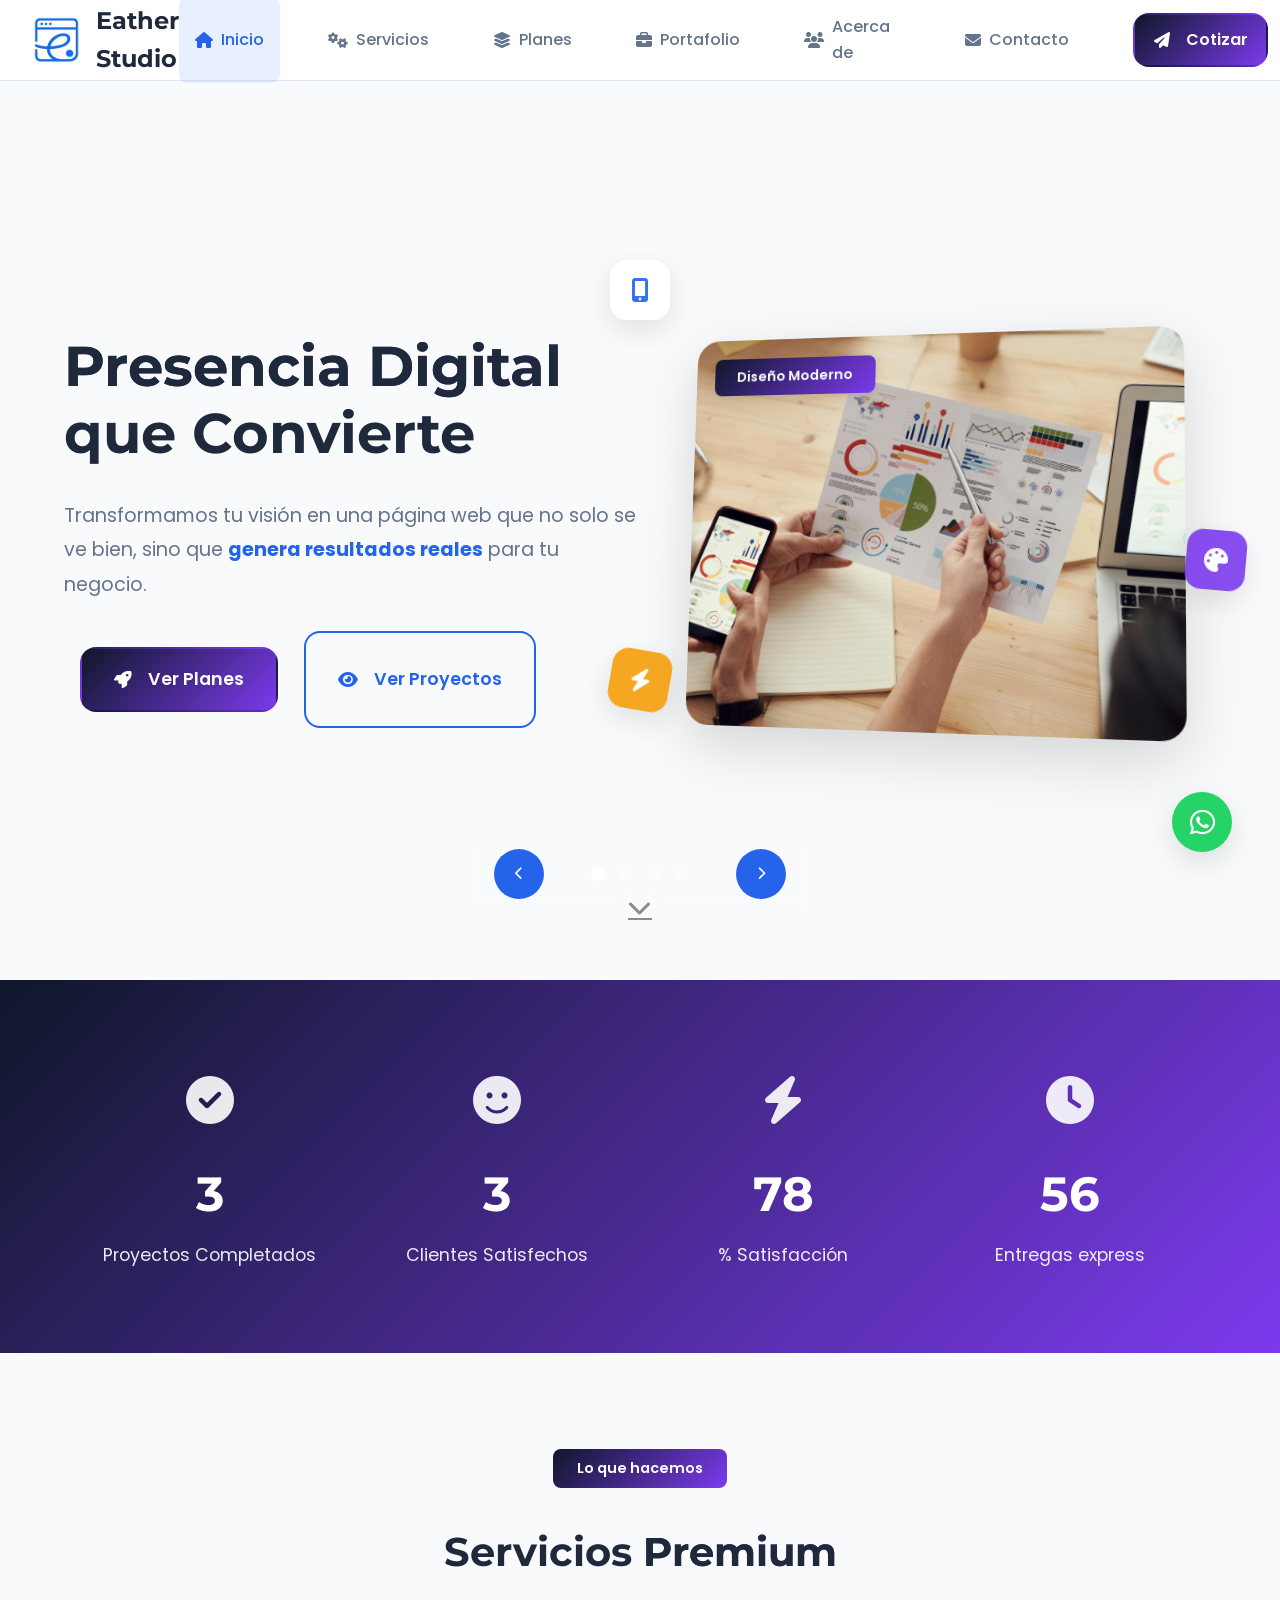
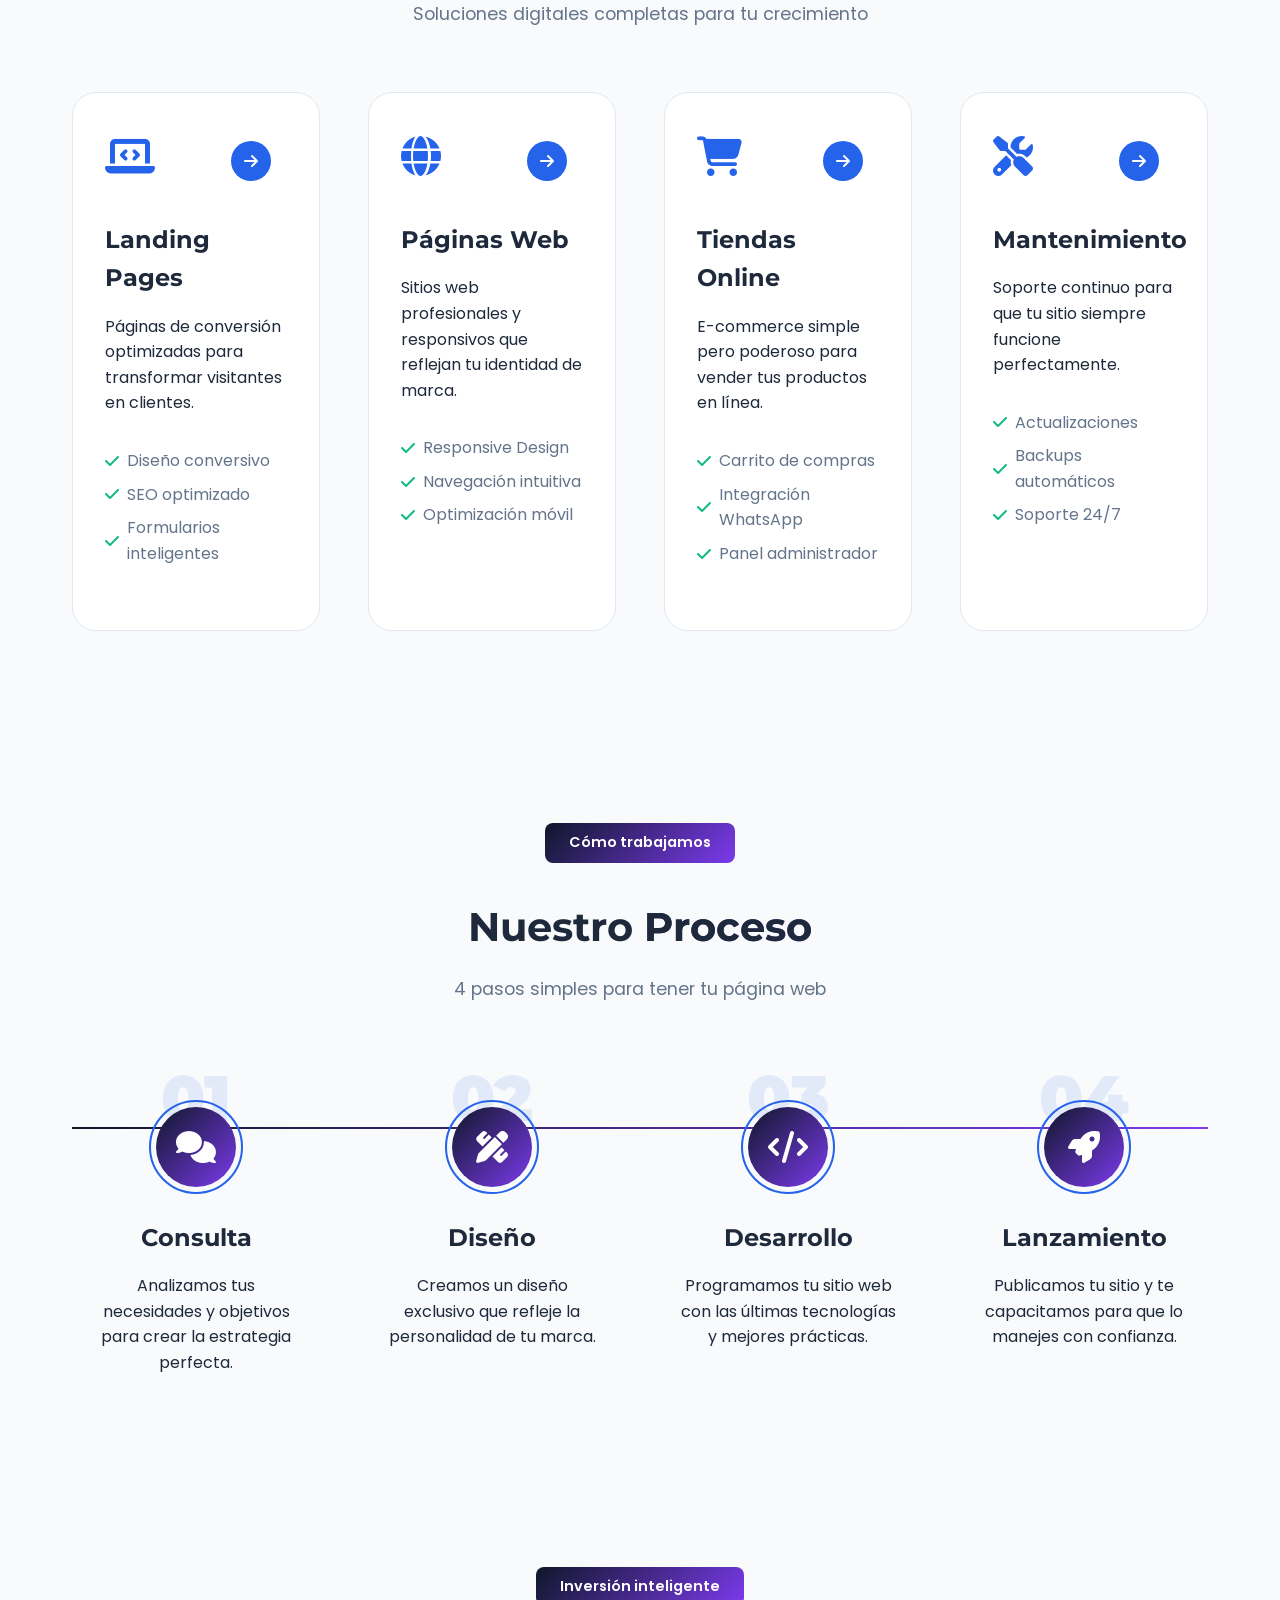
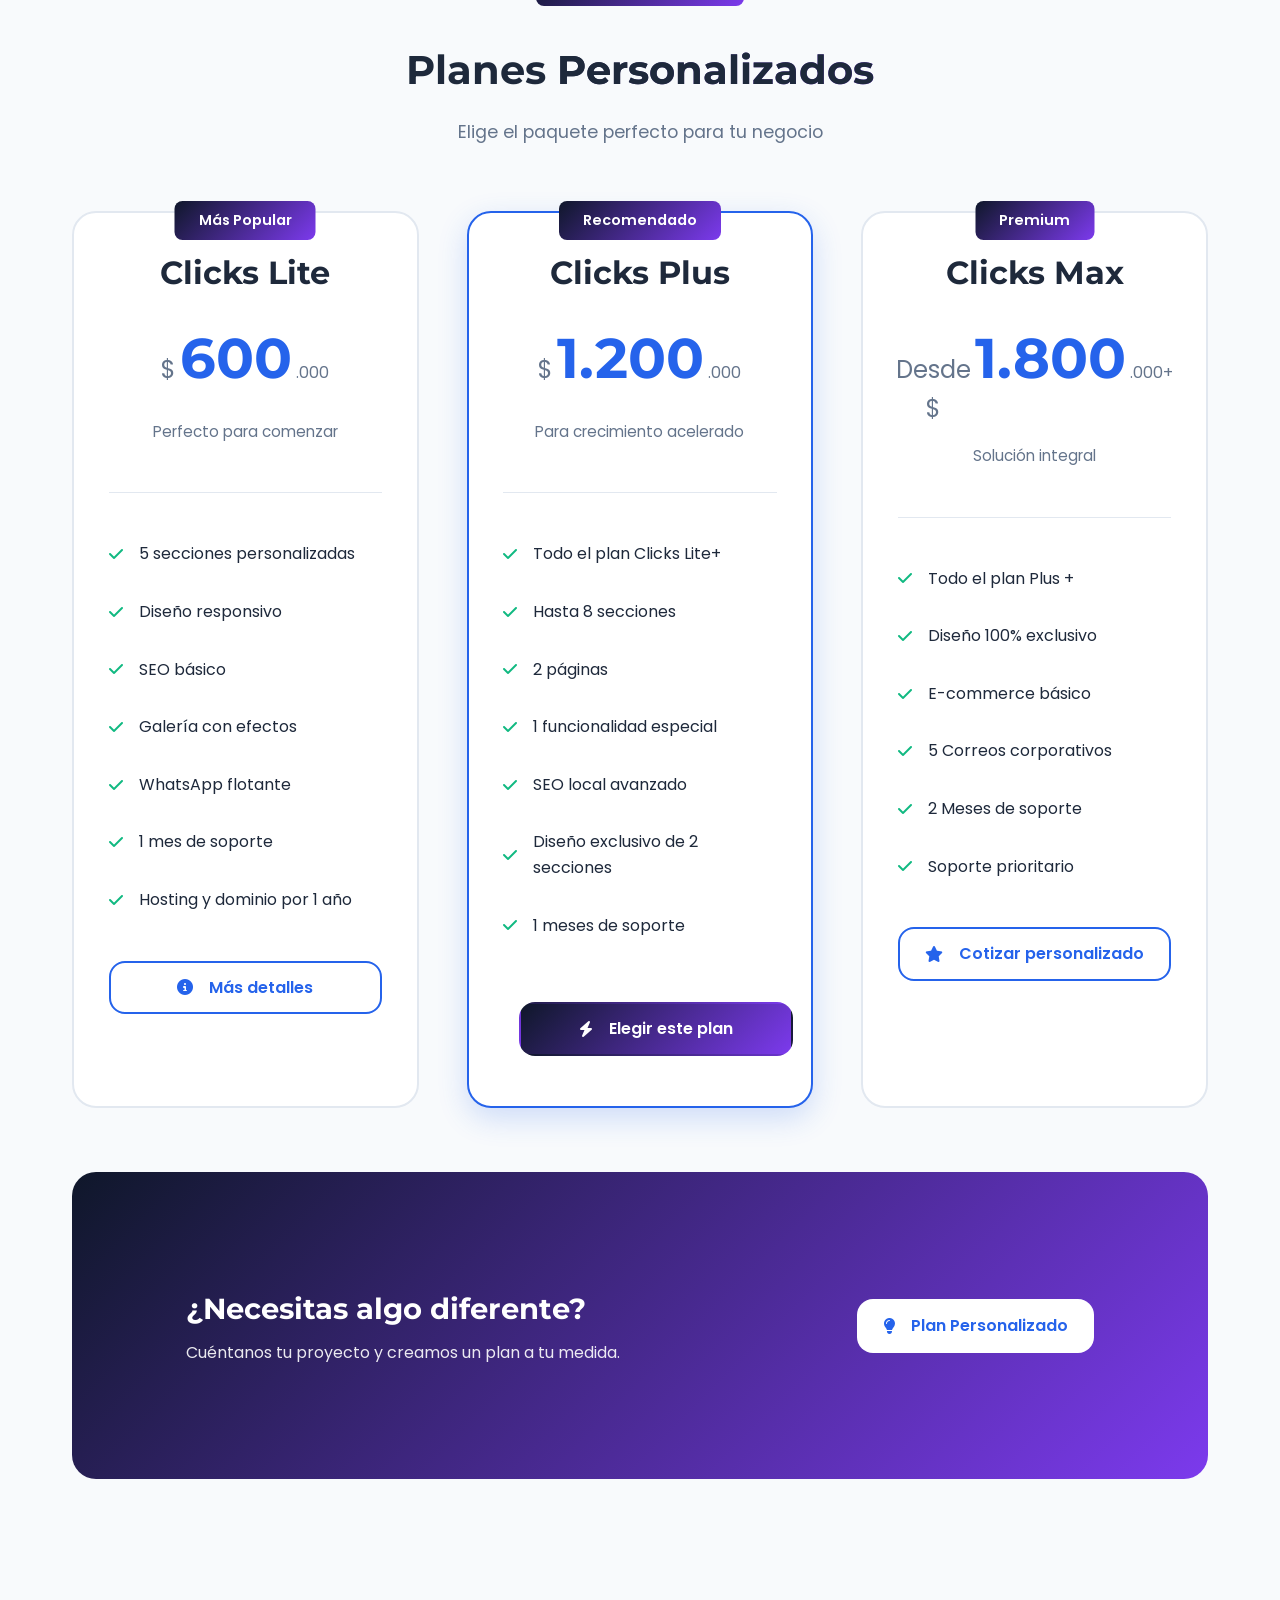
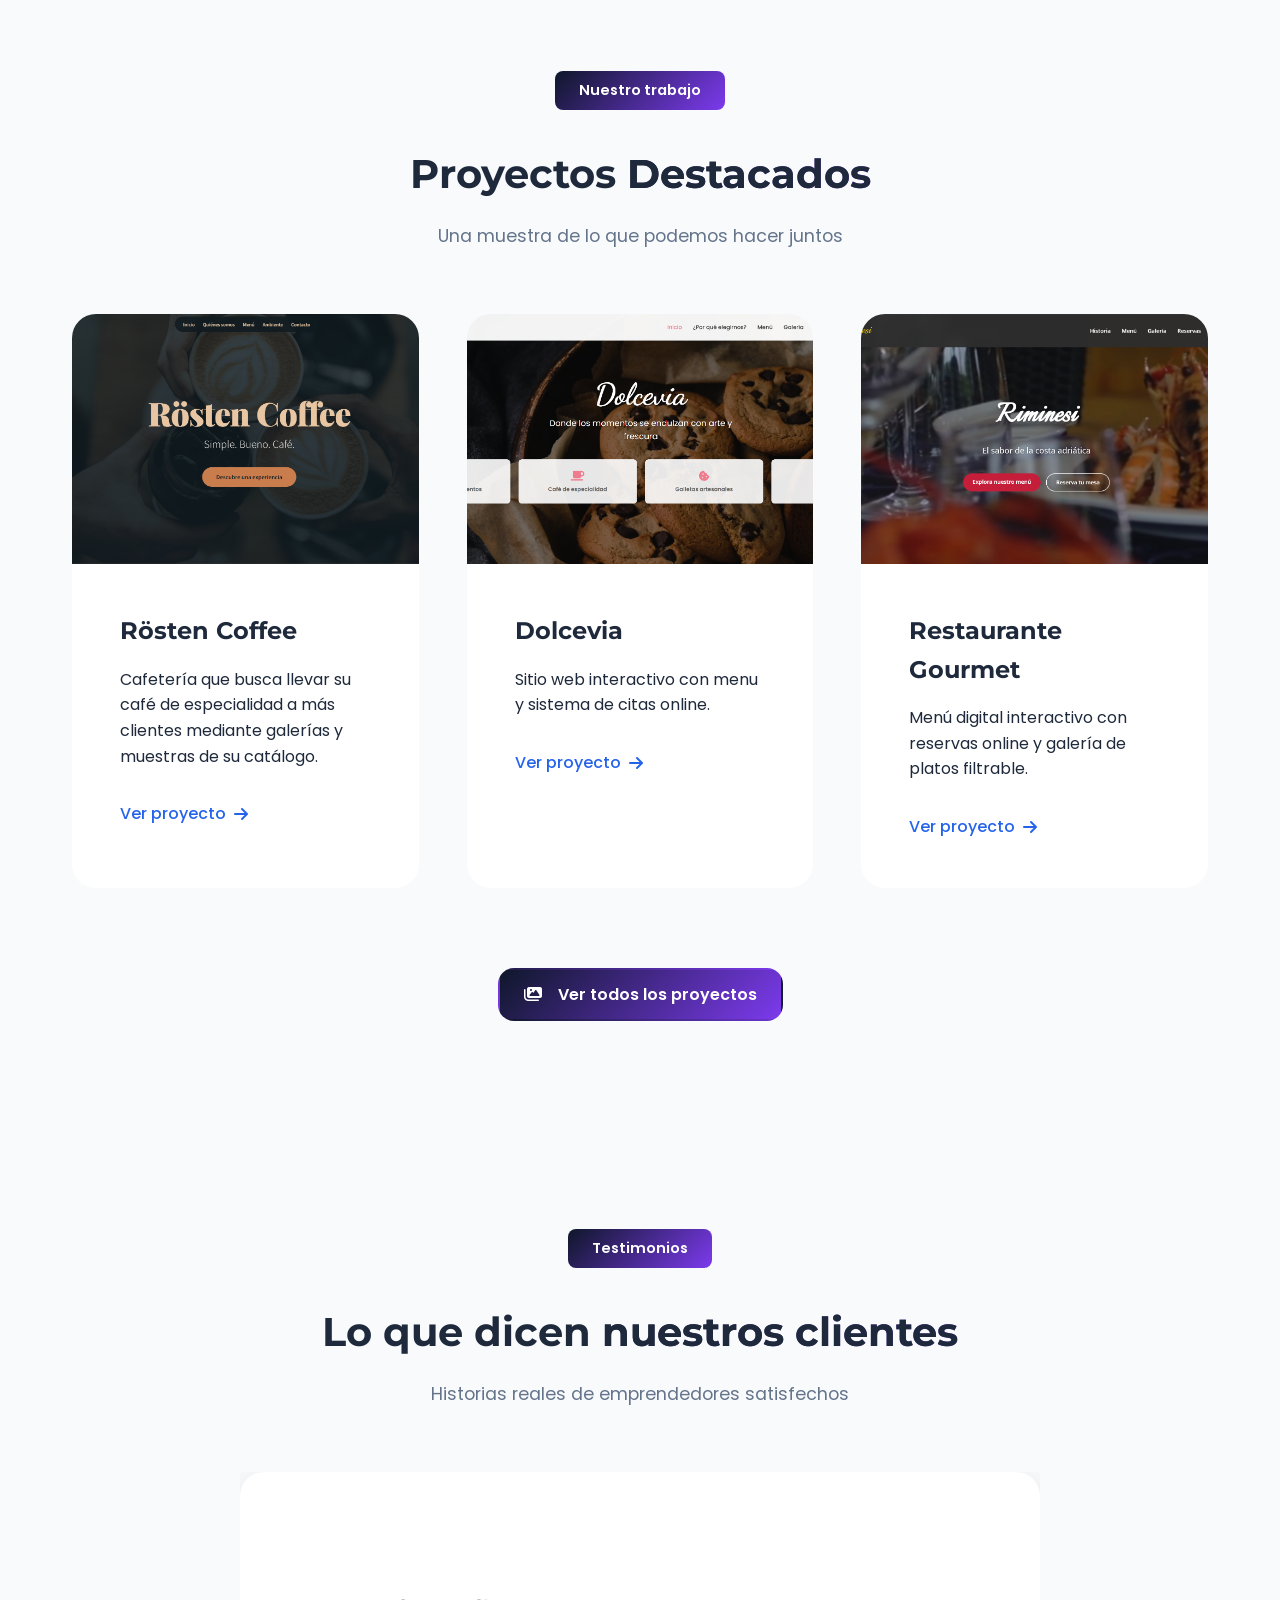
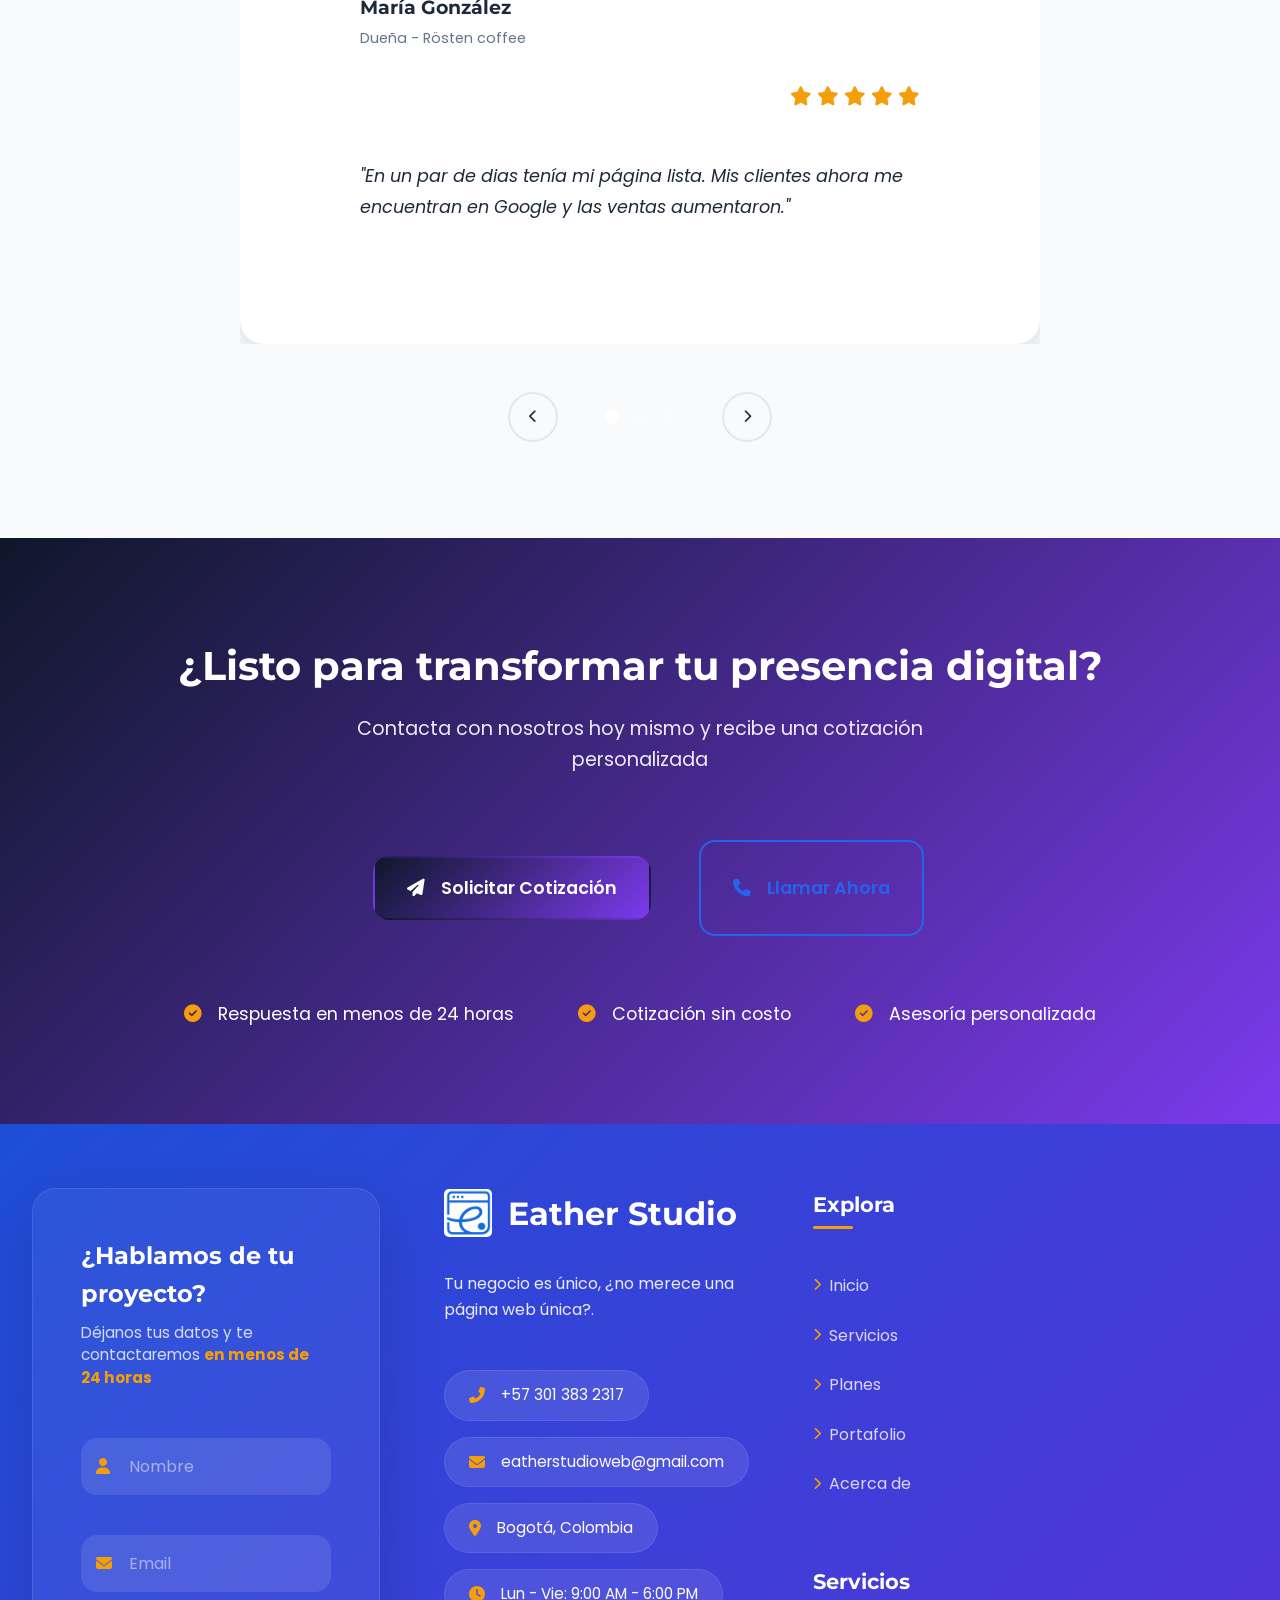
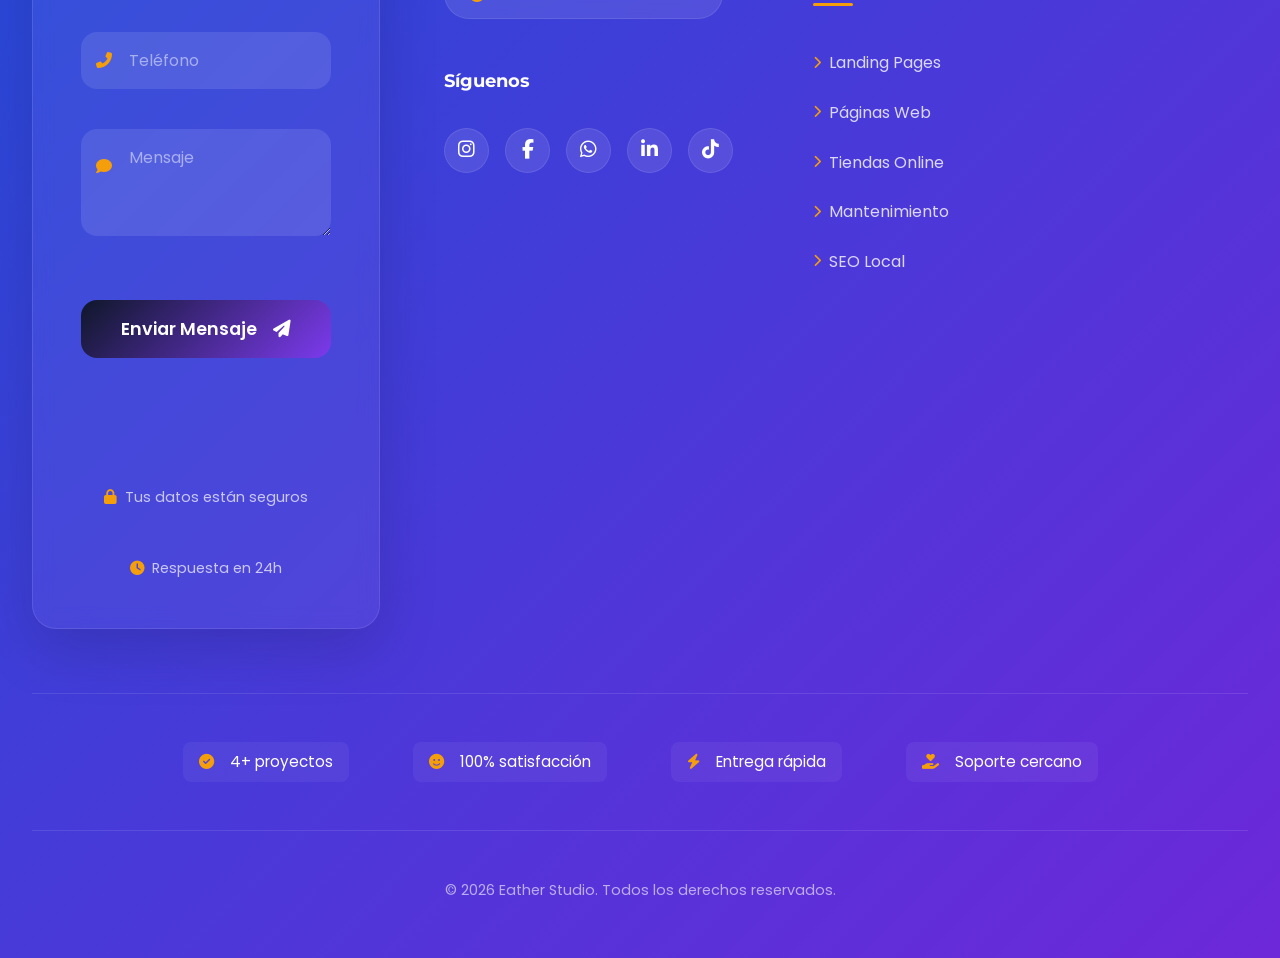
<file: index.html>
<!DOCTYPE html>
<html lang="es">
<head>
    <meta charset="UTF-8">
    <meta name="viewport" content="width=device-width, initial-scale=1.0">
    <title>Eather Studio | Diseño Web Profesional para Emprendedores</title>
    <meta name="description" content="Creamos páginas web únicas para emprendedores y tiendas locales. Presencia digital profesional con resultados reales.">
    <meta name="keywords" content="diseño web Bogotá, páginas web económicas, desarrollo web para emprendedores, tiendas online Colombia, landing pages, SEO local, diseño web Colombia">
    <!-- Font Awesome -->
    <link rel="stylesheet" href="https://cdnjs.cloudflare.com/ajax/libs/font-awesome/6.4.0/css/all.min.css">
    
    <!-- Google Fonts -->
    <link rel="preconnect" href="https://fonts.googleapis.com">
    <link rel="preconnect" href="https://fonts.gstatic.com" crossorigin>
    <link href="https://fonts.googleapis.com/css2?family=Poppins:wght@300;400;500;600;700&family=Montserrat:wght@400;500;600;700&display=swap" rel="stylesheet">
    
    <!-- CSS -->
    <link rel="stylesheet" href="./css/index.css">
    <meta property="og:image" content="https://eatherstudio.com/favicon.png">

    <link rel="icon" href="./imagenes/favicon.png" type="image/x-icon">
    
        <!-- Para navegadores más modernos -->
    <link rel="icon" type="image/png" sizes="32x32" href="https://eatherstudio.com/imagenes/favicon.png">
    <link rel="icon" type="image/png" sizes="16x16" href="https://eatherstudio.com/imagenes/favicon.png">
    <!-- El favorito de Google, en la raíz -->
    <link rel="shortcut icon" href="https://eatherstudio.com/favicon.ico">
</head>
<body>
    <!-- Navegación -->
    <nav class="navbar" id="navbar">
        <div class="nav-container">
            <div class="nav-brand">
                <a href="#home" class="logo">
                    <img src="./imagenes/favicon.png" alt="" class="imglogo">
                    <span class="logo-text">Eather Studio</span>
                </a>
            </div>
            
            <div class="nav-menu" id="navMenu">
                
                <a href="index.html" class="nav-link active">
                    <i class="fas fa-home"></i> Inicio
                </a>
                <a href="#services" class="nav-link">
                    <i class="fas fa-cogs"></i> Servicios
                </a>
                <a href="#plans" class="nav-link">
                    <i class="fas fa-layer-group"></i> Planes
                </a>
                <a href="#portfolio" class="nav-link">
                    <i class="fas fa-briefcase"></i> Portafolio
                </a>
                <a href="acerca_de.html" class="nav-link">
                    <i class="fas fa-users"></i> Acerca de
                </a>
                <a href="#contact" class="nav-link">
                    <i class="fas fa-envelope"></i> Contacto
                </a>
                <a href="#contact" class="btn btn-primary">
                    <i class="fas fa-paper-plane"></i> Cotizar
                </a>
                <div class="nav-actions">
                <button class="theme-toggle" id="themeToggle" aria-label="Cambiar tema">
                    <i class="fas fa-moon"></i>
                </button>
            </div>
            </div>
            
            
            
            <button class="menu-toggle" id="menuToggle" aria-label="Menú">
                <i class="fas fa-bars"></i>
            </button>
        </div>
    </nav>

    <!-- Hero con Carousel de Imágenes Reales -->
    <section class="hero" id="home">
        <div class="carousel-container">
            <div class="carousel-slides">
                <!-- Slide 1 - Diseño Web Moderno -->
                <div class="slide active" data-slide="1">
                    <div class="slide-content">
                        <h1 class="hero-title">
                            <span class="hero-highlight">Presencia Digital</span>
                            que Convierte
                        </h1>
                        <p class="hero-subtitle">
                            Transformamos tu visión en una página web que no solo se ve bien, 
                            sino que <strong>genera resultados reales</strong> para tu negocio.
                        </p>
                        <div class="hero-buttons">
                            <a href="#plans" class="btn btn-primary btn-large">
                                <i class="fas fa-rocket"></i> Ver Planes
                            </a>
                            <a href="#portfolio" class="btn btn-outline btn-large">
                                <i class="fas fa-eye"></i> Ver Proyectos
                            </a>
                        </div>
                    </div>
                    <div class="slide-visual">
                        <div class="image-frame">
                            <img src="./imagenes/metricas.jpg" 
                                alt="Diseño web moderno para emprendedores" 
                                class="hero-image">
                            <div class="image-overlay">
                                <span class="image-badge">Diseño Moderno</span>
                            </div>
                        </div>
                        <div class="floating-elements">
                            <div class="floating-element element-1">
                                <i class="fas fa-mobile-alt"></i>
                            </div>
                            <div class="floating-element element-2">
                                <i class="fas fa-palette"></i>
                            </div>
                            <div class="floating-element element-3">
                                <i class="fas fa-bolt"></i>
                            </div>
                        </div>
                    </div>
                </div>
                
                <!-- Slide 2 - Landing Page -->
                <div class="slide" data-slide="2">
                    <div class="slide-content">
                        <h1 class="hero-title">
                            <span class="hero-highlight">Landing Pages que</span> 
                            <span class="hero-highlight">Venden</span>
                        </h1>
                        <p class="hero-subtitle">
                            Diseños optimizados para transformar visitantes 
                            en <strong>clientes reales</strong> desde el primer clic.
                        </p>
                        <div class="hero-buttons">
                            <a href="#portfolio" class="btn btn-primary btn-large">
                                <i class="fas fa-chart-line"></i> Ver Resultados
                            </a>
                            <a href="#contact" class="btn btn-outline btn-large">
                                <i class="fas fa-calendar-check"></i> Agendar Llamada
                            </a>
                        </div>
                    </div>
                    <div class="slide-visual">
                        <div class="image-frame">
                            <img src="./imagenes/pagina web.jpg" 
                                alt="Landing page de alta conversión" 
                                class="hero-image">
                            <div class="image-overlay">
                                <span class="image-badge">+40% Conversiones</span>
                            </div>
                        </div>
                        <div class="floating-elements">
                            <div class="floating-element element-4">
                                <i class="fas fa-mouse-pointer"></i>
                            </div>
                            <div class="floating-element element-5">
                                <i class="fas fa-chart-pie"></i>
                            </div>
                            <div class="floating-element element-6">
                                <i class="fas fa-users"></i>
                            </div>
                        </div>
                    </div>
                </div>
                
                <!-- Slide 3 - E-commerce -->
                <div class="slide" data-slide="3">
                    <div class="slide-content">
                        <h1 class="hero-title">
                            <span class="hero-highlight">Tiendas Online que </span>
                            <span class="hero-highlight">Crecen</span>
                        </h1>
                        <p class="hero-subtitle">
                            E-commerce simple pero poderoso diseñado específicamente 
                            para <strong>negocios</strong> como el tuyo.
                        </p>
                        <div class="hero-buttons">
                            <a href="#portfolio" class="btn btn-primary btn-large">
                                <i class="fas fa-store"></i> Ver Tiendas
                            </a>
                            <a href="#plans" class="btn btn-outline btn-large">
                                <i class="fas fa-shopping-cart"></i> Plan E-commerce
                            </a>
                        </div>
                    </div>
                    <div class="slide-visual">
                        <div class="image-frame">
                            <img src="./imagenes/ecommerce.jpg" 
                                alt="Tienda online moderna" 
                                class="hero-image">
                            <div class="image-overlay">
                                <span class="image-badge">E-commerce Simple</span>
                            </div>
                        </div>
                        <div class="floating-elements">
                            <div class="floating-element element-7">
                                <i class="fas fa-shopping-bag"></i>
                            </div>
                            <div class="floating-element element-8">
                                <i class="fas fa-credit-card"></i>
                            </div>
                            <div class="floating-element element-9">
                                <i class="fas fa-shipping-fast"></i>
                            </div>
                        </div>
                    </div>
                </div>
                
                <!-- Slide 4 - Dashboard Profesional -->
                <div class="slide" data-slide="4">
                    <div class="slide-content">
                        <h1 class="hero-title">
                            <span class="hero-highlight">Resultados Rápidos</span>
                            Garantizados
                        </h1>
                        <p class="hero-subtitle">
                            Procesos optimizados que te entregan tu sitio web en 
                            <strong>tiempo récord</strong>, sin sacrificar calidad.
                        </p>
                        <div class="hero-buttons">
                            <a href="#contact" class="btn btn-primary btn-large">
                                <i class="fas fa-bolt"></i> Iniciar Proyecto
                            </a>
                            <a href="#process" class="btn btn-outline btn-large">
                                <i class="fas fa-clock"></i> Ver Proceso
                            </a>
                        </div>
                    </div>
                    <div class="slide-visual">
                        <div class="image-frame">
                            <img src="./imagenes/codificar.jpg" 
                                alt="Dashboard profesional" 
                                class="hero-image">
                            <div class="image-overlay">
                                <span class="image-badge">Máxima eficiencia</span>
                            </div>
                        </div>
                        <div class="floating-elements">
                            <div class="floating-element element-10">
                                <i class="fas fa-tachometer-alt"></i>
                            </div>
                            <div class="floating-element element-11">
                                <i class="fas fa-cog"></i>
                            </div>
                            <div class="floating-element element-12">
                                <i class="fas fa-chart-bar"></i>
                            </div>
                        </div>
                    </div>
                </div>
            </div>
            
            <!-- Controles del Carousel -->
            <div class="carousel-controls">
                <button class="carousel-prev" id="carouselPrev" aria-label="Slide anterior">
                    <i class="fas fa-chevron-left"></i>
                </button>
                <div class="carousel-dots">
                    <button class="dot active" data-slide="1" aria-label="Ir al slide 1"></button>
                    <button class="dot" data-slide="2" aria-label="Ir al slide 2"></button>
                    <button class="dot" data-slide="3" aria-label="Ir al slide 3"></button>
                    <button class="dot" data-slide="4" aria-label="Ir al slide 4"></button>
                </div>
                <button class="carousel-next" id="carouselNext" aria-label="Siguiente slide">
                    <i class="fas fa-chevron-right"></i>
                </button>
            </div>
        </div>
        
        <a href="#services" class="scroll-indicator" aria-label="Desplazarse">
            <i class="fas fa-chevron-down"></i>
        </a>
    </section>

    <!-- Stats Section -->
    <section class="stats">
        <div class="container">
            <div class="stats-grid">
                <div class="stat-card">
                    <div class="stat-icon">
                        <i class="fas fa-check-circle"></i>
                    </div>
                    <div class="stat-content">
                        <h3 class="stat-number" data-count="5">0</h3>
                        <p class="stat-label">Proyectos Completados</p>
                    </div>
                </div>
                
                <div class="stat-card">
                    <div class="stat-icon">
                        <i class="fas fa-smile"></i>
                    </div>
                    <div class="stat-content">
                        <h3 class="stat-number" data-count="5">0</h3>
                        <p class="stat-label">Clientes Satisfechos</p>
                    </div>
                </div>
                
                <div class="stat-card">
                    <div class="stat-icon">
                        <i class="fas fa-bolt"></i>
                    </div>
                    <div class="stat-content">
                        <h3 class="stat-number" data-count="99">0</h3>
                        <p class="stat-label">% Satisfacción</p>
                    </div>
                </div>
                
                <div class="stat-card">
                    <div class="stat-icon">
                        <i class="fas fa-clock"></i>
                    </div>
                    <div class="stat-content">
                        <h3 class="stat-number" data-count="72" >0</h3>
                        <p class="stat-label">Entregas express </p>
                    </div>
                </div>
            </div>
        </div>
    </section>

    <!-- Servicios -->
    <section class="section services" id="services">
        <div class="container">
            <div class="section-header">
                <span class="section-badge">Lo que hacemos</span>
                <h2 class="section-title">Servicios <span class="highlight">Premium</span></h2>
                <p class="section-subtitle">Soluciones digitales completas para tu crecimiento</p>
            </div>
            
            <div class="services-grid">
                <div class="service-card">
                    <div class="service-icon">
                        <i class="fas fa-laptop-code"></i>
                    </div>
                    <div class="service-content">
                        <h3>Landing Pages</h3>
                        <p>Páginas de conversión optimizadas para transformar visitantes en clientes.</p>
                        <ul class="service-features">
                            <li><i class="fas fa-check"></i> Diseño conversivo</li>
                            <li><i class="fas fa-check"></i> SEO optimizado</li>
                            <li><i class="fas fa-check"></i> Formularios inteligentes</li>
                        </ul>
                    </div>
                    <a href="#contact" class="service-link">
                        <i class="fas fa-arrow-right"></i>
                    </a>
                </div>
                
                <div class="service-card">
                    <div class="service-icon">
                        <i class="fas fa-globe"></i>
                    </div>
                    <div class="service-content">
                        <h3>Páginas Web</h3>
                        <p>Sitios web profesionales y responsivos que reflejan tu identidad de marca.</p>
                        <ul class="service-features">
                            <li><i class="fas fa-check"></i> Responsive Design</li>
                            <li><i class="fas fa-check"></i> Navegación intuitiva</li>
                            <li><i class="fas fa-check"></i> Optimización móvil</li>
                        </ul>
                    </div>
                    <a href="#contact" class="service-link">
                        <i class="fas fa-arrow-right"></i>
                    </a>
                </div>
                
                <div class="service-card">
                    <div class="service-icon">
                        <i class="fas fa-shopping-cart"></i>
                    </div>
                    <div class="service-content">
                        <h3>Tiendas Online</h3>
                        <p>E-commerce simple pero poderoso para vender tus productos en línea.</p>
                        <ul class="service-features">
                            <li><i class="fas fa-check"></i> Carrito de compras</li>
                            <li><i class="fas fa-check"></i> Integración WhatsApp</li>
                            <li><i class="fas fa-check"></i> Panel administrador</li>
                        </ul>
                    </div>
                    <a href="#contact" class="service-link">
                        <i class="fas fa-arrow-right"></i>
                    </a>
                </div>
                
                <div class="service-card">
                    <div class="service-icon">
                        <i class="fas fa-tools"></i>
                    </div>
                    <div class="service-content">
                        <h3>Mantenimiento</h3>
                        <p>Soporte continuo para que tu sitio siempre funcione perfectamente.</p>
                        <ul class="service-features">
                            <li><i class="fas fa-check"></i> Actualizaciones</li>
                            <li><i class="fas fa-check"></i> Backups automáticos</li>
                            <li><i class="fas fa-check"></i> Soporte 24/7</li>
                        </ul>
                    </div>
                    <a href="#contact" class="service-link">
                        <i class="fas fa-arrow-right"></i>
                    </a>
                </div>
            </div>
        </div>
    </section>

    <!-- Proceso de Trabajo -->
    <section class="section process" id="process">
        <div class="container">
            <div class="section-header">
                <span class="section-badge">Cómo trabajamos</span>
                <h2 class="section-title">Nuestro <span class="highlight">Proceso</span></h2>
                <p class="section-subtitle">4 pasos simples para tener tu página web</p>
            </div>
            
            <div class="process-timeline">
                <div class="process-step">
                    <div class="step-number">01</div>
                    <div class="step-content">
                        <div class="step-icon">
                            <i class="fas fa-comments"></i>
                        </div>
                        <h3>Consulta</h3>
                        <p>Analizamos tus necesidades y objetivos para crear la estrategia perfecta.</p>
                    </div>
                </div>
                
                <div class="process-step">
                    <div class="step-number">02</div>
                    <div class="step-content">
                        <div class="step-icon">
                            <i class="fas fa-pencil-ruler"></i>
                        </div>
                        <h3>Diseño</h3>
                        <p>Creamos un diseño exclusivo que refleje la personalidad de tu marca.</p>
                    </div>
                </div>
                
                <div class="process-step">
                    <div class="step-number">03</div>
                    <div class="step-content">
                        <div class="step-icon">
                            <i class="fas fa-code"></i>
                        </div>
                        <h3>Desarrollo</h3>
                        <p>Programamos tu sitio web con las últimas tecnologías y mejores prácticas.</p>
                    </div>
                </div>
                
                <div class="process-step">
                    <div class="step-number">04</div>
                    <div class="step-content">
                        <div class="step-icon">
                            <i class="fas fa-rocket"></i>
                        </div>
                        <h3>Lanzamiento</h3>
                        <p>Publicamos tu sitio y te capacitamos para que lo manejes con confianza.</p>
                    </div>
                </div>
            </div>
        </div>
    </section>

    <!-- Planes -->
    <section class="section plans" id="plans">
        <div class="container">
            <div class="section-header">
                <span class="section-badge">Inversión inteligente</span>
                <h2 class="section-title">Planes <span class="highlight">Personalizados</span></h2>
                <p class="section-subtitle">Elige el paquete perfecto para tu negocio</p>
            </div>
            
            <div class="plans-grid">
                <!-- Plan Lite -->
                <div class="plan-card">
                    <div class="plan-badge">Más Popular</div>
                    <div class="plan-header">
                        <h3>Clicks Lite</h3>
                        <div class="plan-price">
                            <span class="currency">$</span>
                            <span class="amount">600</span>
                            <span class="period">.000</span>
                        </div>
                        <p class="plan-description">Perfecto para comenzar</p>
                    </div>
                    
                    <ul class="plan-features">
                        <li><i class="fas fa-check"></i> 5 secciones personalizadas</li>
                        <li><i class="fas fa-check"></i> Diseño responsivo</li>
                        <li><i class="fas fa-check"></i> SEO básico</li>
                        <li><i class="fas fa-check"></i> Galería con efectos</li>
                        <li><i class="fas fa-check"></i> WhatsApp flotante</li>
                        <li><i class="fas fa-check"></i> 1 mes de soporte</li>
                        <li><i class="fas fa-check"></i> Hosting y dominio por 1 año</li>
                    </ul>
                    
                    <a href="#contact" class="btn btn-outline plan-btn">
                        <i class="fas fa-info-circle"></i> Más detalles
                    </a>
                </div>
                
                <!-- Plan Plus -->
                <div class="plan-card featured">
                    <div class="plan-badge">Recomendado</div>
                    <div class="plan-header">
                        <h3>Clicks Plus</h3>
                        <div class="plan-price">
                            <span class="currency">$</span>
                            <span class="amount">1.200</span>
                            <span class="period">.000</span>
                        </div>
                        <p class="plan-description">Para crecimiento acelerado</p>
                    </div>
                    
                    <ul class="plan-features">
                        <li><i class="fas fa-check"></i> Todo el plan Clicks Lite+</li>
                        <li><i class="fas fa-check"></i> Hasta 8 secciones</li>
                        <li><i class="fas fa-check"></i> 2 páginas</li>
                        <li><i class="fas fa-check"></i> 1 funcionalidad especial</li>
                        <li><i class="fas fa-check"></i> SEO local avanzado</li>
                        <li><i class="fas fa-check"></i> Diseño exclusivo de 2 secciones</li>
                        <li><i class="fas fa-check"></i> 1 meses de soporte</li>
                    </ul>
                    
                    <a href="#contact" class="btn btn-primary plan-btn">
                        <i class="fas fa-bolt"></i> Elegir este plan
                    </a>
                </div>
                
                <!-- Plan Premium -->
                <div class="plan-card">
                    <div class="plan-badge">Premium</div>
                    <div class="plan-header">
                        <h3>Clicks Max</h3>
                        <div class="plan-price">
                            <span class="currency">Desde $</span>
                            <span class="amount">1.800</span>
                            <span class="period">.000+</span>
                        </div>
                        <p class="plan-description">Solución integral</p>
                    </div>
                    
                    <ul class="plan-features">
                        <li><i class="fas fa-check"></i> Todo el plan Plus +</li>
                        <li><i class="fas fa-check"></i> Diseño 100% exclusivo</li>
                        <li><i class="fas fa-check"></i> E-commerce básico</li>
                        <li><i class="fas fa-check"></i> 5 Correos corporativos</li>
                        <li><i class="fas fa-check"></i> 2 Meses de soporte</li>
                        <li><i class="fas fa-check"></i> Soporte prioritario</li>
                    </ul>
                    
                    <a href="#contact" class="btn btn-outline plan-btn">
                        <i class="fas fa-star"></i> Cotizar personalizado
                    </a>
                </div>
            </div>
            
            <div class="custom-plan-cta">
                <div class="cta-content">
                    <h3>¿Necesitas algo diferente?</h3>
                    <p>Cuéntanos tu proyecto y creamos un plan a tu medida.</p>
                </div>
                <a href="#contact" class="btn btn-secondary">
                    <i class="fas fa-lightbulb"></i> Plan Personalizado
                </a>
            </div>
        </div>
    </section>

    <!-- Portafolio -->
    <section class="section portfolio" id="portfolio">
        <div class="container">
            <div class="section-header">
                <span class="section-badge">Nuestro trabajo</span>
                <h2 class="section-title">Proyectos <span class="highlight">Destacados</span></h2>
                <p class="section-subtitle">Una muestra de lo que podemos hacer juntos</p>
            </div>
            
            <div class="portfolio-grid">
                <div class="portfolio-item">
                    <div class="portfolio-image">
                        <img src="/imagenes/rosten.png" alt="Cafeteria">
                        <div class="portfolio-overlay">
                            <div class="portfolio-tags">
                                <span class="tag">Landing Page</span>
                                <span class="tag">Cafeteria</span>
                            </div>
                        </div>
                    </div>
                    <div class="portfolio-content">
                        <h3>Rösten Coffee</h3>
                        <p>Cafetería que busca llevar su café de especialidad a más clientes mediante galerías y muestras de su catálogo.</p>
                        <a href="portafolio.html#proyectos-lite" class="portfolio-link">
                            Ver proyecto <i class="fas fa-arrow-right"></i>
                        </a>
                    </div>
                </div>
                
                <div class="portfolio-item">
                    <div class="portfolio-image">
                        <img src="/imagenes/dolcevia.png" alt="Reposteria">
                        <div class="portfolio-overlay">
                            <div class="portfolio-tags">
                                <span class="tag">Menú digital</span>
                                <span class="tag">Reposteria</span>
                            </div>
                        </div>
                    </div>
                    <div class="portfolio-content">
                        <h3>    Dolcevia</h3>
                        <p>Sitio web interactivo con menu y sistema de citas online.</p>
                        <a href="portafolio.html#proyectos-lite" class="portfolio-link">
                            Ver proyecto <i class="fas fa-arrow-right"></i>
                        </a>
                    </div>
                </div>
                
                <div class="portfolio-item">
                    <div class="portfolio-image">
                        <img src="/imagenes/reminesi.png" alt="Restaurante">
                        <div class="portfolio-overlay">
                            <div class="portfolio-tags">
                                <span class="tag">Restaurante</span>
                                <span class="tag">Menú Digital</span>
                            </div>
                        </div>
                    </div>
                    <div class="portfolio-content">
                        <h3>Restaurante Gourmet</h3>
                        <p>Menú digital interactivo con reservas online y galería de platos filtrable.</p>
                        <a href="portafolio.html#proyectos-lite" class="portfolio-link">
                            Ver proyecto <i class="fas fa-arrow-right"></i>
                        </a>
                    </div>
                </div>
            </div>
            
            <div class="portfolio-cta">
                <a href="portafolio.html#proyectos-lite" class="btn btn-primary">
                    <i class="fas fa-images"></i> Ver todos los proyectos
                </a>
            </div>
        </div>
    </section>

    <!-- Testimonios -->
    <section class="section testimonials">
        <div class="container">
            <div class="section-header">
                <span class="section-badge">Testimonios</span>
                <h2 class="section-title">Lo que dicen <span class="highlight">nuestros clientes</span></h2>
                <p class="section-subtitle">Historias reales de emprendedores satisfechos</p>
            </div>
            
            <div class="testimonials-slider">
                <div class="testimonial-card active">
                    <div class="testimonial-header">
                        <div class="client-info">
                            <h4>María González</h4>
                            <p>Dueña - Rösten coffee</p>
                        </div>
                        <div class="testimonial-rating">
                            <i class="fas fa-star"></i>
                            <i class="fas fa-star"></i>
                            <i class="fas fa-star"></i>
                            <i class="fas fa-star"></i>
                            <i class="fas fa-star"></i>
                        </div>
                    </div>
                    <div class="testimonial-body">
                        <p>"En un par de dias tenía mi página lista. Mis clientes ahora me encuentran en Google y las ventas aumentaron."</p>
                    </div>
                </div>
                
                <div class="testimonial-card">
                    <div class="testimonial-header">
                        <div class="client-info">
                            <h4>Carlos Mendoza</h4>
                            <p>comerciante Independiente</p>
                        </div>
                        <div class="testimonial-rating">
                            <i class="fas fa-star"></i>
                            <i class="fas fa-star"></i>
                            <i class="fas fa-star"></i>
                            <i class="fas fa-star"></i>
                            <i class="fas fa-star"></i>
                        </div>
                    </div>
                    <div class="testimonial-body">
                        <p>"Mi página web superó mis expectativas. Ahora recibo consultas de clientes todas las semanas"</p>
                    </div>
                </div>
                
                <div class="testimonial-card">
                    <div class="testimonial-header">
                        <div class="client-info">
                            <h4>Ana Rodríguez</h4>
                            <p>Gerente - Cafetería "Aroma"</p>
                        </div>
                        <div class="testimonial-rating">
                            <i class="fas fa-star"></i>
                            <i class="fas fa-star"></i>
                            <i class="fas fa-star"></i>
                            <i class="fas fa-star"></i>
                            <i class="fas fa-star"></i>
                        </div>
                    </div>
                    <div class="testimonial-body">
                        <p>"El sistema de reservas nos ha ayudado a organizar mejor las mesas. Mis clientes aman el menú digital."</p>
                    </div>
                </div>
            </div>
            
            <div class="testimonials-controls">
                <button class="testimonial-prev" id="testimonialPrev">
                    <i class="fas fa-chevron-left"></i>
                </button>
                <div class="testimonial-dots">
                    <button class="dot active" data-slide="1"></button>
                    <button class="dot" data-slide="2"></button>
                    <button class="dot" data-slide="3"></button>
                </div>
                <button class="testimonial-next" id="testimonialNext">
                    <i class="fas fa-chevron-right"></i>
                </button>
            </div>
        </div>
    </section>

    <!-- CTA Final -->
    <section class="section cta">
        <div class="container">
            <div class="cta-content">
                <h2 class="cta-title">¿Listo para transformar tu presencia digital?</h2>
                <p class="cta-subtitle">Contacta con nosotros hoy mismo y recibe una cotización personalizada</p>
                
                <div class="cta-buttons">
                    <a href="#contact" class="btn btn-primary btn-large">
                        <i class="fas fa-paper-plane"></i> Solicitar Cotización
                    </a>
                    <a href="tel:+573013832317" class="btn btn-outline btn-large">
                        <i class="fas fa-phone"></i> Llamar Ahora
                    </a>
                </div>
                
                <div class="cta-features">
                    <div class="feature">
                        <i class="fas fa-check-circle"></i>
                        <span>Respuesta en menos de 24 horas</span>
                    </div>
                    <div class="feature">
                        <i class="fas fa-check-circle"></i>
                        <span>Cotización sin costo</span>
                    </div>
                    <div class="feature">
                        <i class="fas fa-check-circle"></i>
                        <span>Asesoría personalizada</span>
                    </div>
                </div>
            </div>
        </div>
    </section>

    <!-- Footer -->
    <!-- ===== NUEVO FOOTER PREMIUM CON FORMULARIO INTERACTIVO ===== -->
    <footer class="footer-premium" id="contact">
        
        <div class="footer-premium-container">
            <!-- Grid principal -->
            <div class="footer-premium-grid">
                <!-- COLUMNA 3: FORMULARIO INTERACTIVO PREMIUM -->
                <div class="footer-premium-col form-col">
                    <div class="form-header">
                        <h3>¿Hablamos de tu proyecto?</h3>
                        <p>Déjanos tus datos y te contactaremos <strong>en menos de 24 horas</strong></p>
                    </div>
                    
                    <form class="footer-premium-form" id="premiumContactForm" action="https://formspree.io/f/xkozddke" method="POST">
                        <!-- Campo Nombre con icono flotante -->
                        <div class="form-field">
                            <div class="field-icon">
                                <i class="fas fa-user"></i>
                            </div>
                            <input type="text" 
                                id="premiumName" 
                                name="name" 
                                required>
                            <label for="premiumName" class="field-label">Nombre</label>
                            <div class="field-border"></div>
                            <div class="field-focus-effect"></div>
                        </div>
                        
                        <!-- Campo Email con icono flotante -->
                        <div class="form-field">
                            <div class="field-icon">
                                <i class="fas fa-envelope"></i>
                            </div>
                            <input type="email" 
                                id="premiumEmail" 
                                name="email" 
                                required>
                            <label for="premiumEmail" class="field-label">Email</label>
                            <div class="field-border"></div>
                            <div class="field-focus-effect"></div>
                        </div>
                        
                        <!-- Campo Teléfono con icono flotante -->
                        <div class="form-field">
                            <div class="field-icon">
                                <i class="fas fa-phone-alt"></i>
                            </div>
                            <input type="tel" 
                                id="premiumPhone" 
                                name="phone" 
                                required>  <!-- ← AGREGA required AQUÍ -->
                            <label for="premiumPhone" class="field-label">Teléfono</label>
                            <div class="field-border"></div>
                            <div class="field-focus-effect"></div>
                        </div>
                        
                        <!-- Campo Mensaje con icono flotante -->
                        <div class="form-field textarea-field">
                            <div class="field-icon">
                                <i class="fas fa-comment"></i>
                            </div>
                            <textarea id="premiumMessage" 
                                    name="message" 
                                    rows="3" 
                                    required></textarea>
                            <label for="premiumMessage" class="field-label">Mensaje</label>
                            <div class="field-border"></div>
                            <div class="field-focus-effect"></div>
                        </div>
                        
                        <!-- Botón de envío con efecto -->
                        <button type="submit" class="premium-submit-btn" id="premiumSubmitBtn">
                            <span class="btn-text">Enviar Mensaje</span>
                            <span class="btn-icon">
                                <i class="fas fa-paper-plane"></i>
                            </span>
                            <div class="btn-overlay"></div>
                        </button>
                        
                        <!-- Mensaje de éxito/error -->
                        <div class="form-feedback" id="premiumFormFeedback"></div>
                        
                        <!-- Trust badges -->
                        <div class="form-trust">
                            <div class="trust-item">
                                <i class="fas fa-lock"></i>
                                <span>Tus datos están seguros</span>
                            </div>
                            <div class="trust-item">
                                <i class="fas fa-clock"></i>
                                <span>Respuesta en 24h</span>
                            </div>
                        </div>
                    </form>
                </div>
                <!-- COLUMNA 1: Marca y contacto rápido -->
                <div class="footer-premium-col brand-col">
                    <div class="footer-premium-logo">
                        <img src="./imagenes/favicon.png" alt="" class="imglogo" style="background-color: white; border-radius: 5px;">
                        <span class="logo-text">Eather Studio</span>
                    </div>
                    
                    <p class="footer-premium-tagline">
                        Tu negocio es único, ¿no merece una página web única?.
                    </p>
                    
                    <div class="footer-premium-contact">
                        <div class="contact-chip">
                            <i class="fas fa-phone-alt"></i>
                            <a href="tel:+573013832317">+57 301 383 2317</a>
                        </div>
                        
                        <div class="contact-chip">
                            <i class="fas fa-envelope"></i>
                            <a href="mailto:eatherstudioweb@gmail.com">eatherstudioweb@gmail.com</a>
                        </div>
                        
                        <div class="contact-chip">
                            <i class="fas fa-map-marker-alt"></i>
                            <span>Bogotá, Colombia</span>
                        </div>
                        
                        <div class="contact-chip">
                            <i class="fas fa-clock"></i>
                            <span>Lun - Vie: 9:00 AM - 6:00 PM</span>
                        </div>
                    </div>
                    
                    <div class="footer-premium-social">
                        <h4>Síguenos</h4>
                        <div class="social-links-premium">
                            <a href="#" class="social-link" aria-label="Instagram">
                                <i class="fab fa-instagram"></i>
                            </a>
                            <a href="#" class="social-link" aria-label="Facebook">
                                <i class="fab fa-facebook-f"></i>
                            </a>
                            <a href="#" class="social-link" aria-label="WhatsApp">
                                <i class="fab fa-whatsapp"></i>
                            </a>
                            <a href="#" class="social-link" aria-label="LinkedIn">
                                <i class="fab fa-linkedin-in"></i>
                            </a>
                            <a href="#" class="social-link" aria-label="TikTok">
                                <i class="fab fa-tiktok"></i>
                            </a>
                        </div>
                    </div>
                </div>
                
                <!-- COLUMNA 2: Enlaces rápidos y servicios -->
                <div class="footer-premium-col links-col">
                    <h3>Explora</h3>
                    <ul class="footer-premium-links">
                        <li><a href="index.html#home"><i class="fas fa-chevron-right"></i> Inicio</a></li>
                        <li><a href="index.html#services"><i class="fas fa-chevron-right"></i> Servicios</a></li>
                        <li><a href="index.html#plans"><i class="fas fa-chevron-right"></i> Planes</a></li>
                        <li><a href="index.html#portfolio"><i class="fas fa-chevron-right"></i> Portafolio</a></li>
                        <li><a href="acerca_de.html"><i class="fas fa-chevron-right"></i> Acerca de</a></li>
                    </ul>
                    
                    <h3 class="mt-4">Servicios</h3>
                    <ul class="footer-premium-links">
                        <li><a href="#"><i class="fas fa-chevron-right"></i> Landing Pages</a></li>
                        <li><a href="#"><i class="fas fa-chevron-right"></i> Páginas Web</a></li>
                        <li><a href="#"><i class="fas fa-chevron-right"></i> Tiendas Online</a></li>
                        <li><a href="#"><i class="fas fa-chevron-right"></i> Mantenimiento</a></li>
                        <li><a href="#"><i class="fas fa-chevron-right"></i> SEO Local</a></li>
                    </ul>
                </div>
                
                
            </div>
            
            <!-- Línea de tiempo con stats -->
            <div class="footer-premium-stats">
                <div class="stat-badge">
                    <i class="fas fa-check-circle"></i>
                    <span>4+ proyectos</span>
                </div>
                <div class="stat-badge">
                    <i class="fas fa-smile"></i>
                    <span>100% satisfacción</span>
                </div>
                <div class="stat-badge">
                    <i class="fas fa-bolt"></i>
                    <span>Entrega rápida</span>
                </div>
                <div class="stat-badge">
                    <i class="fas fa-hand-holding-heart"></i>
                    <span>Soporte cercano</span>
                </div>
            </div>
            
            <!-- Copyright -->
            <div class="footer-premium-bottom">
                <p>&copy; 2026 Eather Studio. Todos los derechos reservados.</p>
            </div>
        </div>
    </footer>

    <!-- WhatsApp Flotante -->
    <a href="https://wa.me/573013832317?text=Hola%20Eather%20Studio,%20me%20interesa%20saber%20más%20sobre%20sus%20servicios" 
        class="whatsapp-float" 
        target="_blank" 
        aria-label="Chat en WhatsApp">
        <i class="fab fa-whatsapp"></i>
    </a>

    <!-- Botón Volver Arriba -->
    <button class="back-to-top" id="backToTop" aria-label="Volver arriba">
        <i class="fas fa-arrow-up"></i>
    </button>

    <!-- JavaScript -->
    <script src="./js/index.js"></script>
</body>
</html>
</file>
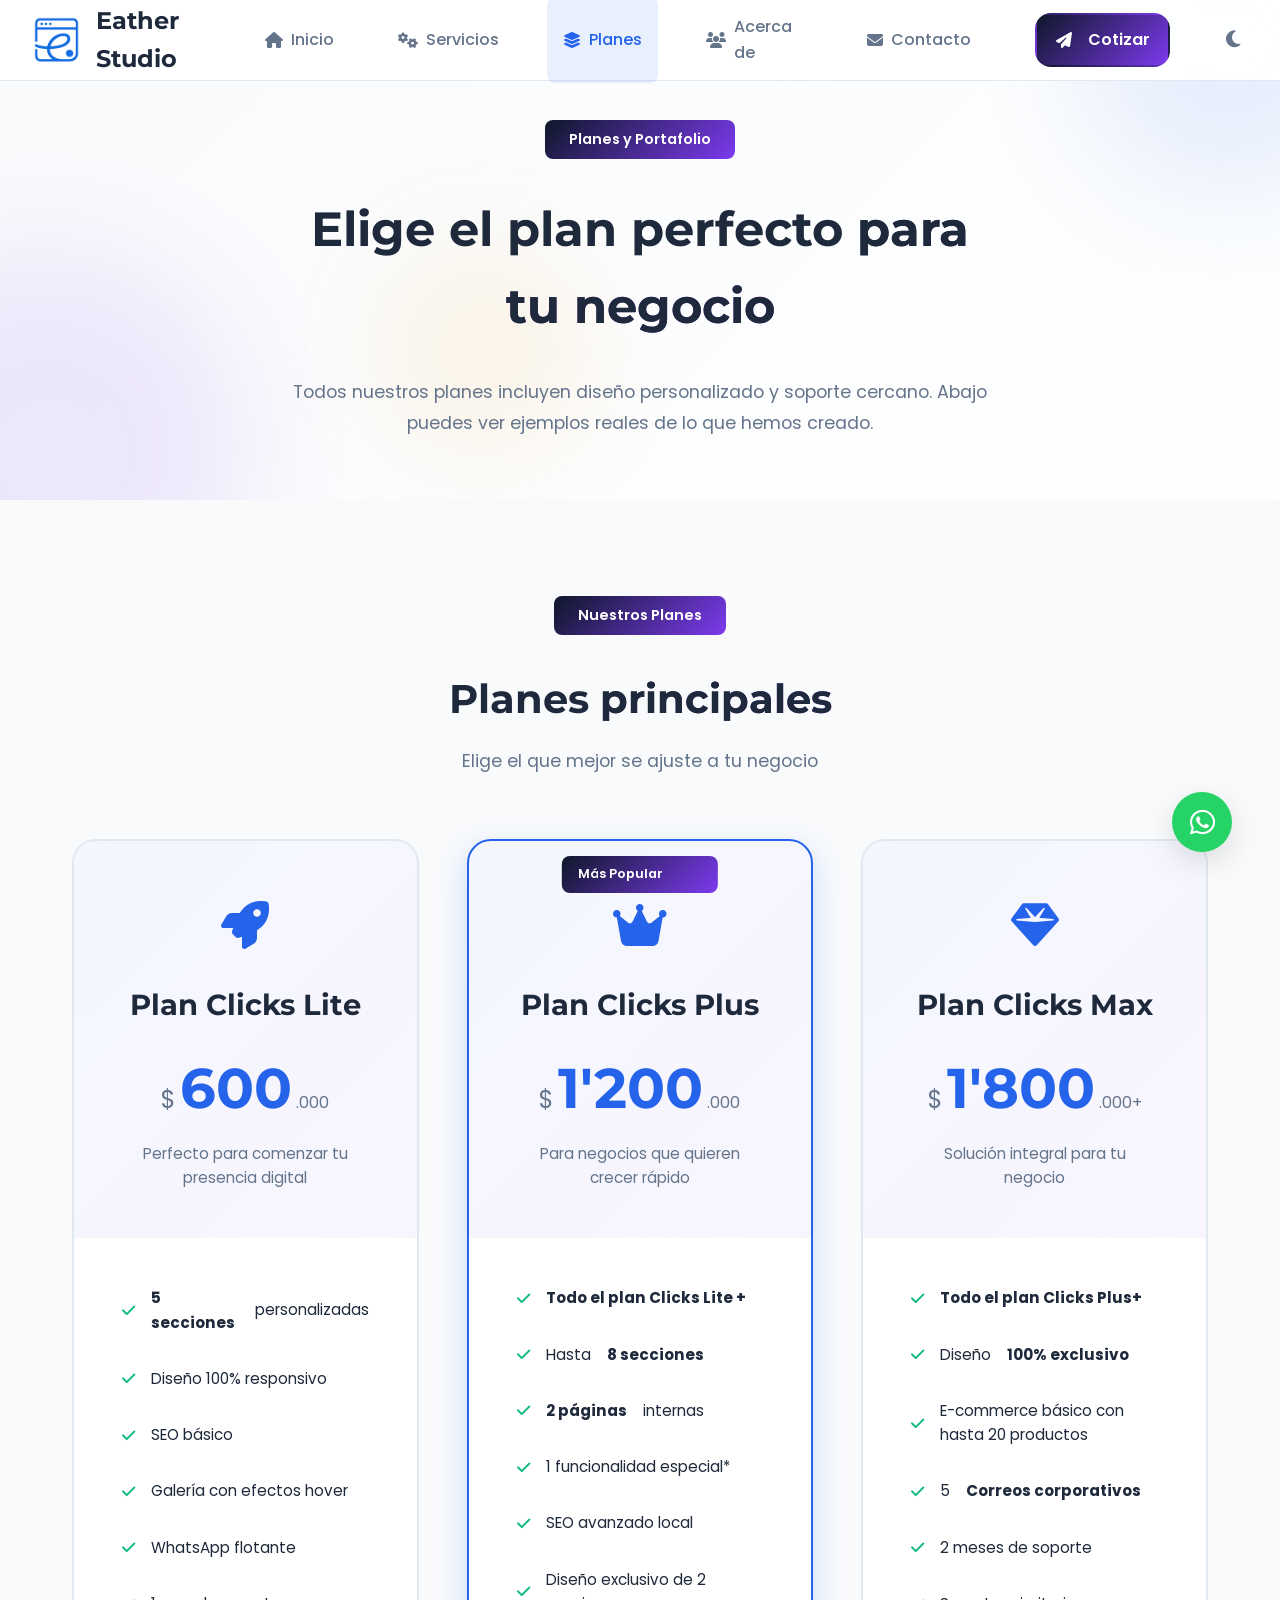
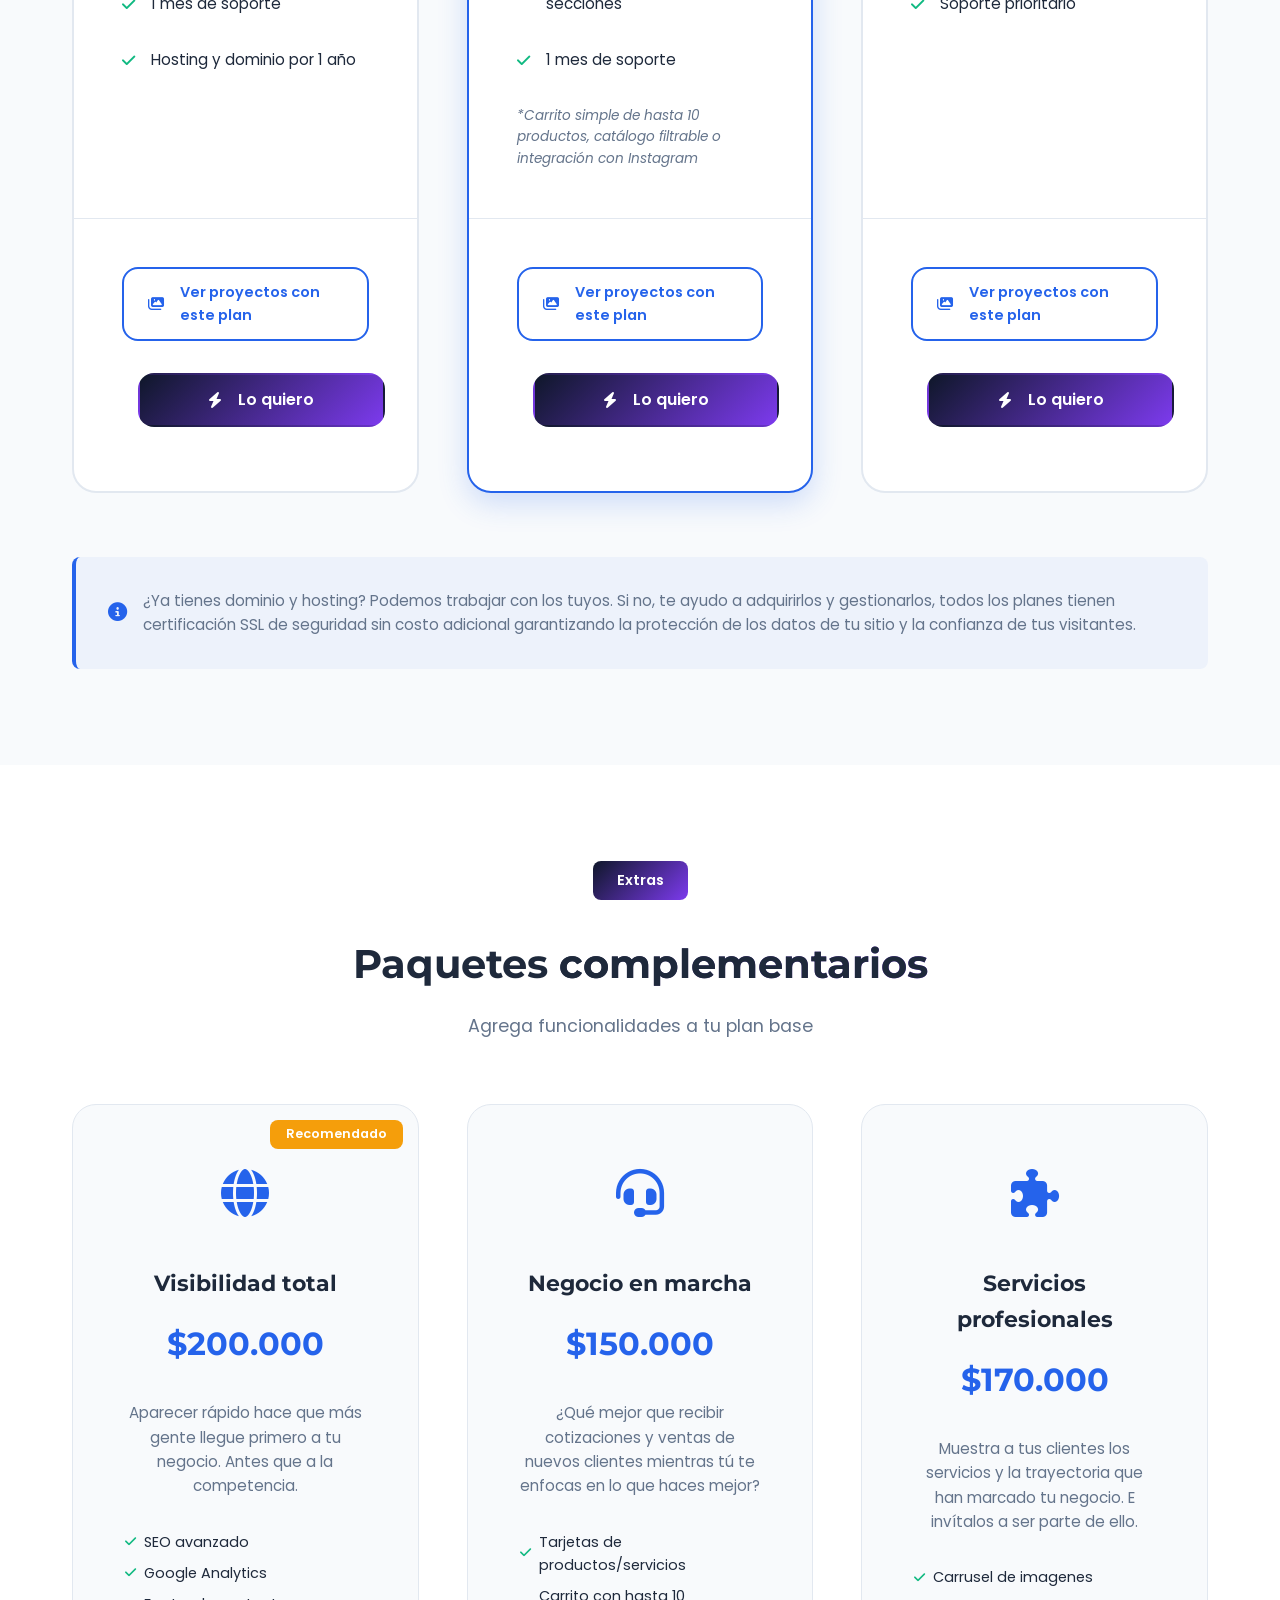
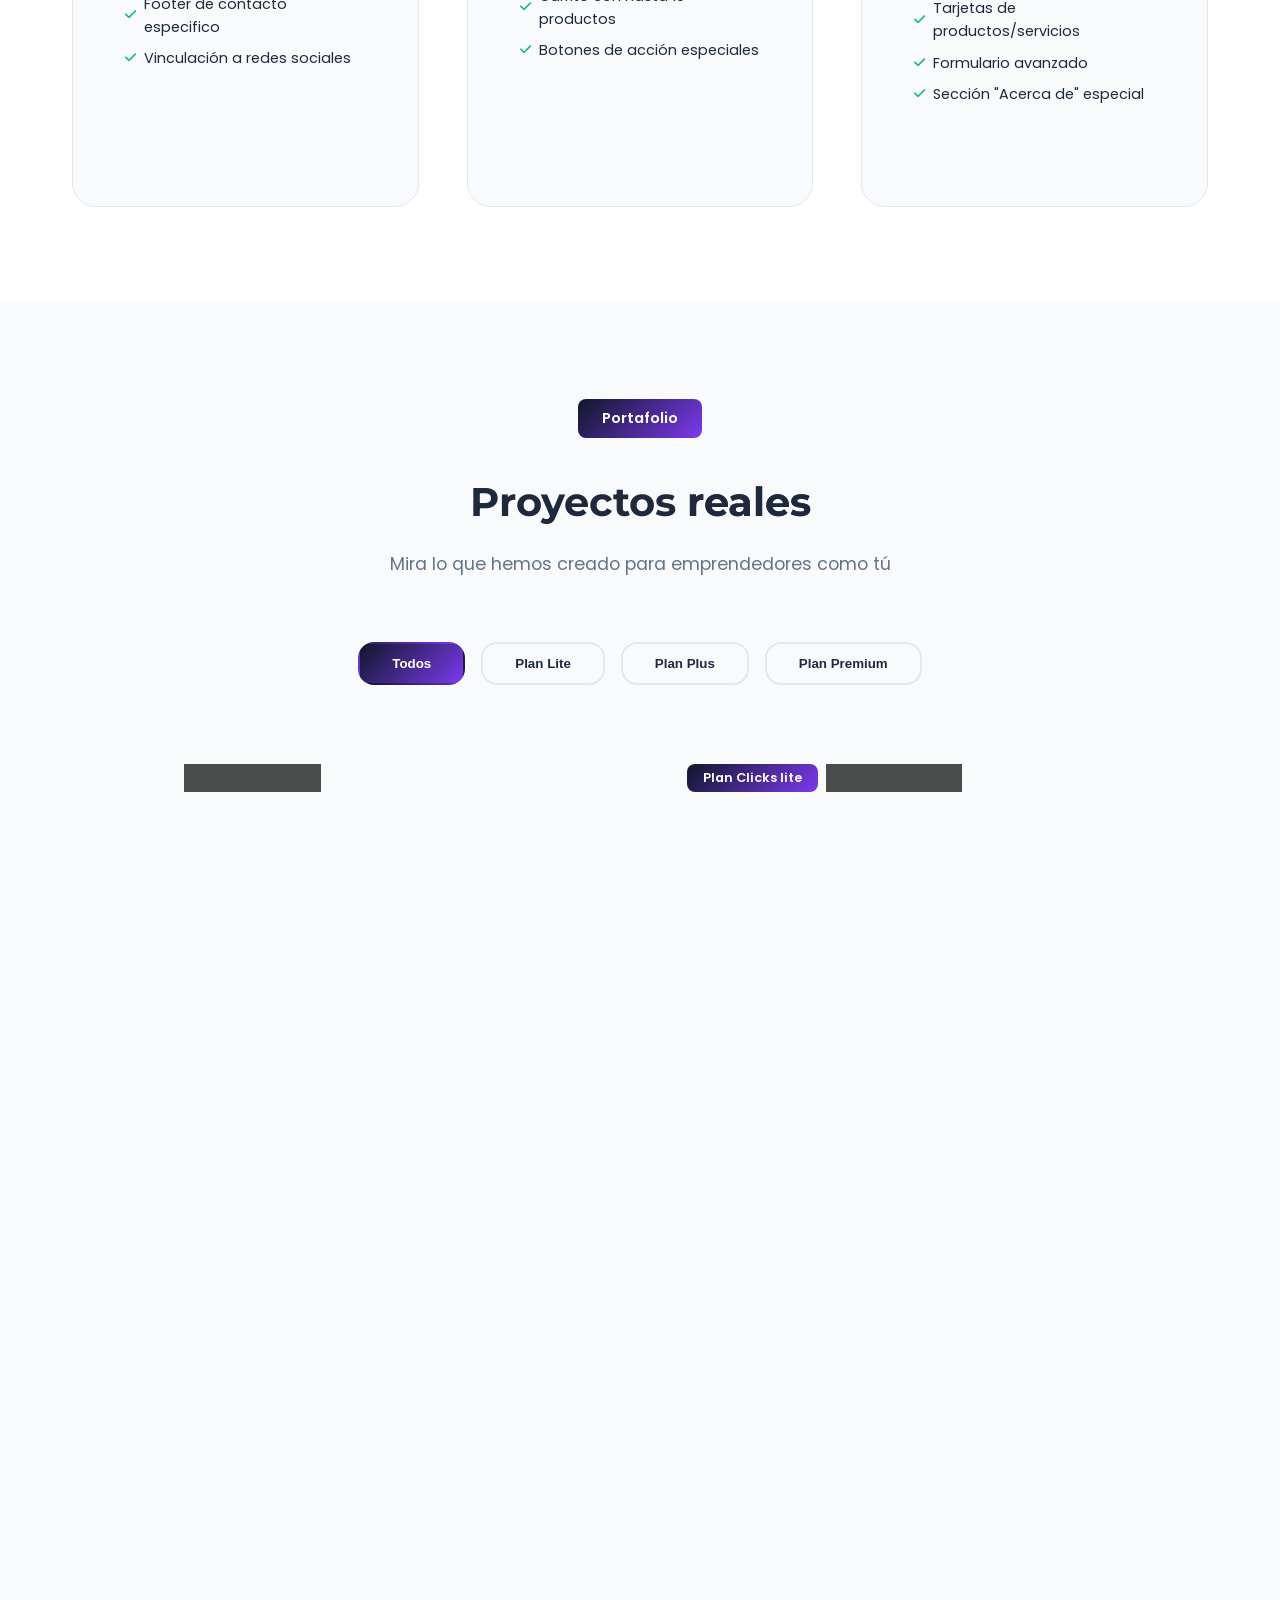
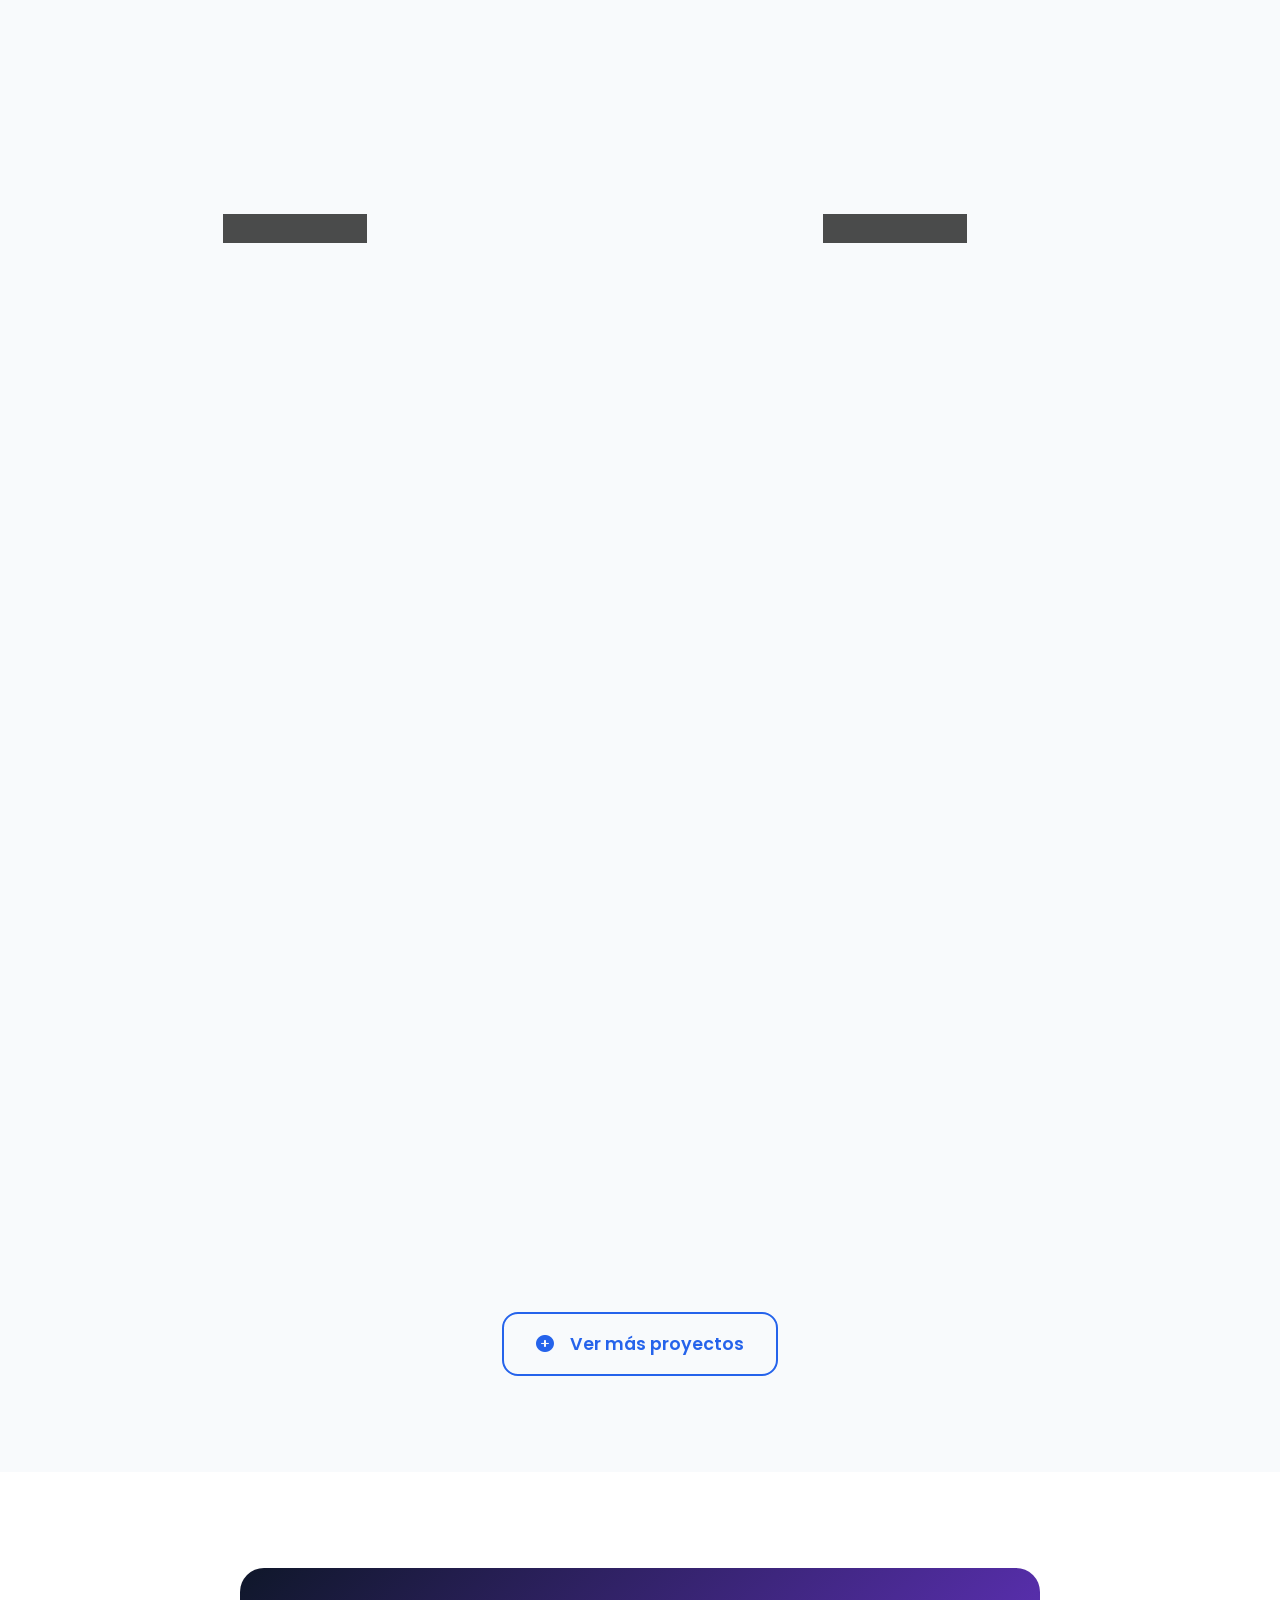
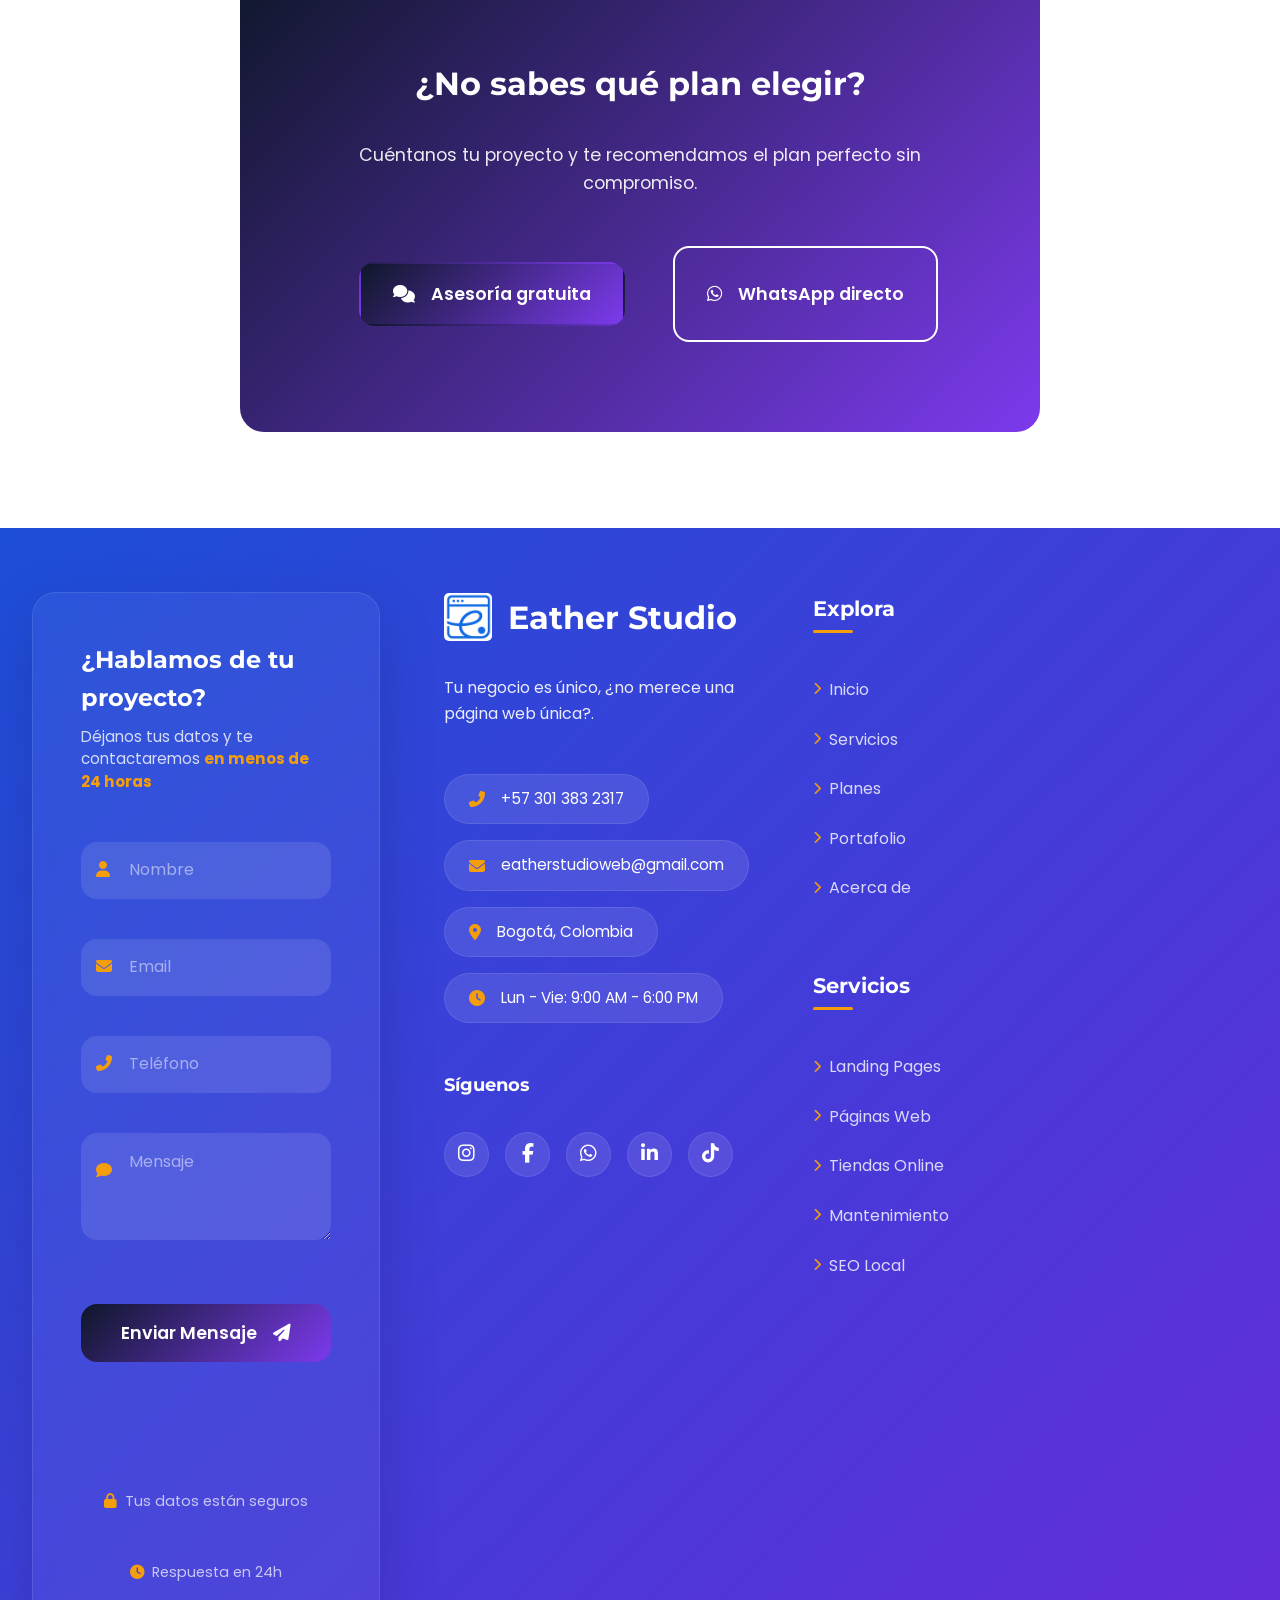
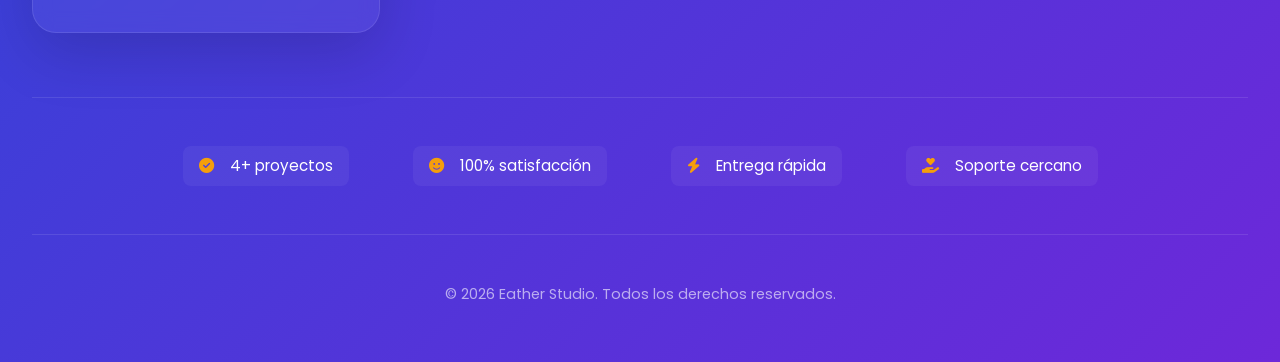
<file: portafolio.html>
<!DOCTYPE html>
<html lang="es">
<head>
    <meta charset="UTF-8">
    <meta name="viewport" content="width=device-width, initial-scale=1.0">
    <title>Planes y Portafolio | Eather Studio</title>
    <meta name="description" content="Conoce nuestros planes de diseño web accesibles y mira ejemplos reales de proyectos para emprendedores como tú.">
    
    <!-- Font Awesome -->
    <link rel="stylesheet" href="https://cdnjs.cloudflare.com/ajax/libs/font-awesome/6.4.0/css/all.min.css">
    
    <!-- Google Fonts -->
    <link rel="preconnect" href="https://fonts.googleapis.com">
    <link rel="preconnect" href="https://fonts.gstatic.com" crossorigin>
    <link href="https://fonts.googleapis.com/css2?family=Poppins:wght@300;400;500;600;700&family=Montserrat:wght@400;500;600;700&display=swap" rel="stylesheet">
    
    <!-- Estilos -->
    <link rel="stylesheet" href="../css/index.css">
    <link rel="stylesheet" href="../css/portafolio.css">
    <link rel="icon" href="./imagenes/favicon.png" type="image/x-icon">
</head>
<body>

    <!-- Navegación -->
    <nav class="navbar" id="navbar">
        <div class="nav-container">
            <div class="nav-brand">
                <a href="index.html" class="logo">
                    <img src="./imagenes/favicon.png" alt="" class="imglogo">
                    <span class="logo-text">Eather Studio</span>
                </a>
            </div>
            
            <div class="nav-menu" id="navMenu">
                <a href="index.html" class="nav-link">
                    <i class="fas fa-home"></i> Inicio
                </a>
                <a href="index.html#services" class="nav-link">
                    <i class="fas fa-cogs"></i> Servicios
                </a>
                <a href="planes-portafolio.html" class="nav-link active">
                    <i class="fas fa-layer-group"></i> Planes
                </a>
                <a href="acerca_de.html" class="nav-link">
                    <i class="fas fa-users"></i> Acerca de
                </a>
                <a href="index.html#contact" class="nav-link">
                    <i class="fas fa-envelope"></i> Contacto
                </a>
                <a href="index.html#contact" class="btn btn-primary">
                    <i class="fas fa-paper-plane"></i> Cotizar
                </a>
                <div class="nav-actions">
                    <button class="theme-toggle" id="themeToggle" aria-label="Cambiar tema">
                        <i class="fas fa-moon"></i>
                    </button>
                </div>
            </div>
            
            
            
            <button class="menu-toggle" id="menuToggle" aria-label="Menú">
                <i class="fas fa-bars"></i>
            </button>
        </div>
    </nav>

    <!-- HERO DE LA PÁGINA -->
    <section class="page-hero">
        <div class="container">
            <div class="page-hero-content">
                <span class="hero-badge">Planes y Portafolio</span>
                <h1 class="page-hero-title">
                    Elige el plan perfecto <span class="highlight">para tu negocio</span>
                </h1>
                <p class="page-hero-subtitle">
                    Todos nuestros planes incluyen diseño personalizado y soporte cercano. 
                    Abajo puedes ver ejemplos reales de lo que hemos creado.
                </p>
            </div>
        </div>
        <div class="hero-shapes">
            <div class="shape shape-1"></div>
            <div class="shape shape-2"></div>
            <div class="shape shape-3"></div>
        </div>
    </section>

    <!-- ===== SECCIÓN 1: PLANES PRINCIPALES ===== -->
    <section class="plans-main-section">
        <div class="container">
            <div class="section-header">
                <span class="section-badge">Nuestros Planes</span>
                <h2 class="section-title">Planes <span class="highlight">principales</span></h2>
                <p class="section-subtitle">Elige el que mejor se ajuste a tu negocio</p>
            </div>
            
            <div class="plans-grid">
                <!-- PLAN LITE -->
                <div class="plan-card-main">
                    <div class="plan-card-header">
                        <div class="plan-icon">
                            <i class="fas fa-rocket"></i>
                        </div>
                        <h3>Plan Clicks Lite</h3>
                        <div class="plan-price">
                            <span class="currency">$</span>
                            <span class="amount">600</span>
                            <span class="period">.000</span>
                        </div>
                        <p class="plan-description">Perfecto para comenzar tu presencia digital</p>
                    </div>
                    
                    <div class="plan-card-body">
                        <ul class="plan-features-list">
                            <li><i class="fas fa-check"></i><strong>5 secciones</strong>personalizadas</li>
                            <li><i class="fas fa-check"></i> Diseño 100% responsivo</li>
                            <li><i class="fas fa-check"></i> SEO básico</li>
                            <li><i class="fas fa-check"></i> Galería con efectos hover</li>
                            <li><i class="fas fa-check"></i> WhatsApp flotante</li>
                            <li><i class="fas fa-check"></i> 1 mes de soporte</li>
                            <li><i class="fas fa-check"></i> Hosting y dominio por 1 año</li>
                        </ul>
                    </div>
                    
                    <div class="plan-card-footer">
                        <a href="#proyectos-lite" class="btn btn-outline plan-projects-link">
                            <i class="fas fa-images"></i> Ver proyectos con este plan
                        </a>
                        <a href="index.html#contact" class="btn btn-primary plan-choose">
                            <i class="fas fa-bolt"></i> Lo quiero
                        </a>
                    </div>
                </div>
                
                <!-- PLAN PLUS (DESTACADO) -->
                <div class="plan-card-main featured">
                    <div class="plan-badge">Más Popular</div>
                    <div class="plan-card-header">
                        <div class="plan-icon">
                            <i class="fas fa-crown"></i>
                        </div>
                        <h3>Plan Clicks Plus</h3>
                        <div class="plan-price">
                            <span class="currency">$</span>
                            <span class="amount">1'200</span>
                            <span class="period">.000</span>
                        </div>
                        <p class="plan-description">Para negocios que quieren crecer rápido</p>
                    </div>
                    
                    <div class="plan-card-body">
                        <ul class="plan-features-list">
                            <li><i class="fas fa-check"></i> <strong>Todo el plan Clicks Lite +</strong></li>
                            <li><i class="fas fa-check"></i> Hasta <strong>8 secciones</strong></li>
                            <li><i class="fas fa-check"></i> <strong>2 páginas</strong> internas</li>
                            <li><i class="fas fa-check"></i> 1 funcionalidad especial*</li>
                            <li><i class="fas fa-check"></i> SEO avanzado local</li>
                            <li><i class="fas fa-check"></i> Diseño exclusivo de 2 secciones</li>
                            <li><i class="fas fa-check"></i> 1 mes de soporte</li>
                        </ul>
                        <p class="feature-note">*Carrito simple de hasta 10 productos, catálogo filtrable o integración con Instagram</p>
                    </div>
                    
                    <div class="plan-card-footer">
                        <a href="#proyectos-plus" class="btn btn-outline plan-projects-link">
                            <i class="fas fa-images"></i> Ver proyectos con este plan
                        </a>
                        <a href="index.html#contact" class="btn btn-primary plan-choose">
                            <i class="fas fa-bolt"></i> Lo quiero
                        </a>
                    </div>
                </div>
                
                <!-- PLAN PREMIUM -->
                <div class="plan-card-main">
                    <div class="plan-card-header">
                        <div class="plan-icon">
                            <i class="fas fa-gem"></i>
                        </div>
                        <h3>Plan Clicks Max</h3>
                        <div class="plan-price">
                            <span class="currency">$</span>
                            <span class="amount">1'800</span>
                            <span class="period">.000+</span>
                        </div>
                        <p class="plan-description">Solución integral para tu negocio</p>
                    </div>
                    
                    <div class="plan-card-body">
                        <ul class="plan-features-list">
                            <li><i class="fas fa-check"></i><strong>Todo el plan Clicks Plus+</strong></li>
                            <li><i class="fas fa-check"></i> Diseño <strong>100% exclusivo</strong></li>
                            <li><i class="fas fa-check"></i> E-commerce básico con hasta 20 productos</li>
                            <li><i class="fas fa-check"></i> 5<strong>Correos corporativos</strong></li>
                            <li><i class="fas fa-check"></i> 2 meses de soporte</li>
                            <li><i class="fas fa-check"></i> Soporte prioritario</li>
                        </ul>
                    </div>
                    
                    <div class="plan-card-footer">
                        <a href="#proyectos-premium" class="btn btn-outline plan-projects-link">
                            <i class="fas fa-images"></i> Ver proyectos con este plan
                        </a>
                        <a href="index.html#contact" class="btn btn-primary plan-choose">
                            <i class="fas fa-bolt"></i> Lo quiero
                        </a>
                    </div>
                </div>
            </div>
            
            <!-- NOTA SOBRE DOMINIO Y HOSTING -->
            <div class="plans-note">
                <i class="fas fa-info-circle"></i>
                <p>¿Ya tienes dominio y hosting? Podemos trabajar con los tuyos. Si no, te ayudo a adquirirlos y gestionarlos, todos los planes tienen certificación SSL de seguridad sin costo adicional garantizando la protección de los datos de tu sitio y la confianza de tus visitantes.</p>
            </div>
        </div>
    </section>

    <!-- ===== SECCIÓN 2: PAQUETES COMPLEMENTARIOS (ADD-ONS) ===== -->
    <section class="addons-section">
        <div class="container">
            <div class="section-header">
                <span class="section-badge">Extras</span>
                <h2 class="section-title">Paquetes <span class="highlight">complementarios</span></h2>
                <p class="section-subtitle">Agrega funcionalidades a tu plan base</p>
            </div>
            
            <div class="addons-grid">
                <!-- ADD-ON 1: busqueda activa -->
                <div class="addon-card">
                    <div class="addon-icon">
                        <i class="fas fa-globe"></i>
                    </div>
                    <h3>Visibilidad total</h3>
                    <div class="addon-price">
                        <span class="price">$200.000</span>
                    </div>
                    <p class="addon-description">
                        Aparecer rápido hace que más gente llegue primero a tu negocio. Antes que a la competencia.
                    </p>
                    <ul class="addon-features">
                        <li><i class="fas fa-check"></i> SEO avanzado</li>
                        <li><i class="fas fa-check"></i> Google Analytics</li>
                        <li><i class="fas fa-check"></i> Footer de contacto especifico</li>
                        <li><i class="fas fa-check"></i> Vinculación a redes sociales</li>
                    </ul>
                    <div class="addon-badge">Recomendado</div>
                </div>
                
                <!-- ADD-ON 2: Soporte Premium -->
                <div class="addon-card">
                    <div class="addon-icon">
                        <i class="fas fa-headset"></i>
                    </div>
                    <h3>Negocio en marcha</h3>
                    <div class="addon-price">
                        <span class="price">$150.000</span>
                    </div>
                    <p class="addon-description">
                        ¿Qué mejor que recibir cotizaciones y ventas de nuevos clientes mientras tú te enfocas en lo que haces mejor?
                    </p>
                    <ul class="addon-features">
                        <li><i class="fas fa-check"></i> Tarjetas de productos/servicios</li>
                        <li><i class="fas fa-check"></i> Carrito con hasta 10 productos</li>
                        <li><i class="fas fa-check"></i> Botones de acción especiales</li>
                    </ul>
                </div>
                
                <!-- ADD-ON 3: Funcionalidad Extra -->
                <div class="addon-card">
                    <div class="addon-icon">
                        <i class="fas fa-puzzle-piece"></i>
                    </div>
                    <h3>Servicios profesionales</h3>
                    <div class="addon-price">
                        <span class="price">$170.000</span>
                    </div>
                    <p class="addon-description">
                        Muestra a tus clientes los servicios y la trayectoria que han marcado tu negocio. E invítalos a ser parte de ello.
                    </p>
                    <ul class="addon-features">
                        <li><i class="fas fa-check"></i> Carrusel de imagenes</li>
                        <li><i class="fas fa-check"></i> Tarjetas de productos/servicios</li>
                        <li><i class="fas fa-check"></i> Formulario avanzado</li>
                        <li><i class="fas fa-check"></i> Sección "Acerca de" especial</li>
                    </ul>
                </div>
            </div>
        </div>
    </section>

    <!-- ===== SECCIÓN 3: PORTAFOLIO POR CATEGORÍA DE PLANES ===== -->
    <section class="portfolio-section" id="proyectos-lite">
        <div class="container">
            <div class="section-header">
                <span class="section-badge">Portafolio</span>
                <h2 class="section-title">Proyectos <span class="highlight">reales</span></h2>
                <p class="section-subtitle">Mira lo que hemos creado para emprendedores como tú</p>
            </div>
            
            <!-- FILTROS POR PLAN -->
            <div class="portfolio-filters">
                <button class="filter-btn active" data-filter="all">Todos</button>
                <button class="filter-btn" data-filter="lite">Plan Lite</button>
                <button class="filter-btn" data-filter="plus">Plan Plus</button>
                <button class="filter-btn" data-filter="premium">Plan Premium</button>
            </div>
            
            <!-- GRID DE PROYECTOS -->
            <div class="portfolio-grid-detailed">
                <!-- PROYECTO 1 - PLAN LITE -->
                <div class="portfolio-item-detailed" data-category="lite" id="proyecto1">
                    <div class="project-image">
                        <img src="./imagenes/rosten.png" alt="Boutique de Moda - Plan Lite">
                        <div class="project-badge">
                            <span class="badge-plan">Plan Lite</span>
                            <span class="badge-price">Desde $600.000</span>
                        </div>
                    </div>
                    
                    <div class="project-content">
                        <h3>Rösten Coffee</h3>
                        <p class="project-description">
                            Cafetería que busca llevar su café de especialidad a más clientes por medio de galerías y muestras de su catálogo mediante presencia digital rápida y profesional.
                        </p>
                        
                        <div class="project-features">
                            <div class="feature-tag">
                                <i class="fas fa-check"></i> 5 secciones
                            </div>
                            <div class="feature-tag">
                                <i class="fas fa-check"></i> Galería de productos
                            </div>
                            <div class="feature-tag">
                                <i class="fas fa-check"></i> Vinculación a redes sociales
                            </div>
                        </div>
                        
                        <div class="project-testimonial">
                            <i class="fas fa-quote-left"></i>
                            <p>"En un par de dias tenía mi página lista. Mis clientes ahora me encuentran en Google y las ventas aumentaron."</p>
                            <div class="testimonial-author">
                                <strong>María González</strong>
                                <span>Dueña - Rösten coffee</span>
                            </div>
                        </div>
                        
                        <div class="project-actions">
                            <a href="https://rosten-coffe.pages.dev/" target="_blank" class="btn btn-outline btn-small">
                                <i class="fas fa-eye"></i> Ver demo
                            </a>
                            <a href="index.html#contact" class="btn btn-primary btn-small">
                                <i class="fas fa-bolt"></i> Quiero este plan
                            </a>
                        </div>
                    </div>
                </div>
                
                <!-- PROYECTO 2 - PLAN PLUS -->
                <div class="portfolio-item-detailed" data-category="lite" id="proyecto2">
                    <div class="project-image">
                        <img src="./imagenes/dolcevia.png" alt="Consultoría Profesional - Plan lite">
                        <div class="project-badge">
                            <span class="badge-plan">Plan Clicks lite</span>
                            <span class="badge-price">Desde $750.000</span>
                        </div>
                    </div>
                    
                    <div class="project-content">
                        <h3>Dolcevia</h3>
                        <p class="project-description">
                            Una reposteria que buscaba llegar a más personas con sus postres únicos mediante una pagina que mostrara su dedicación y amor por este arte.
                        </p>
                        
                        <div class="project-features">
                            <div class="feature-tag">
                                <i class="fas fa-check"></i> 6 secciones
                            </div>
                            <div class="feature-tag">
                                <i class="fas fa-check"></i> Menú interactivo
                            </div>
                            <div class="feature-tag">
                                <i class="fas fa-check"></i> Botón de whatsapp flotante
                            </div>
                            <div class="feature-tag">
                                <i class="fas fa-check"></i> SEO avanzado
                            </div>
                        </div>
                        
                        <div class="project-testimonial">
                            <i class="fas fa-quote-left"></i>
                            <p>"Mi página web superó mis expectativas. Ahora recibo consultas de clientes todas las semanas."</p>
                            <div class="testimonial-author">
                                <strong>Carlos Mendoza</strong>
                                <span>Comerciante Independiente</span>
                            </div>
                        </div>
                        
                        <div class="project-actions">
                            <a href="https://dolcevia.pages.dev/" class="btn btn-outline btn-small" target="_blank">
                                <i class="fas fa-eye"></i> Ver demo
                            </a>
                            <a href="index.html#contact" class="btn btn-primary btn-small">
                                <i class="fas fa-bolt"></i> Quiero este plan
                            </a>
                        </div>
                    </div>
                </div>
                
                <!-- PROYECTO 3 - PLAN PREMIUM -->
                <div class="portfolio-item-detailed" data-category="premium" id="proyecto3">
                    <div class="project-image">
                        <img src="./imagenes/reminesi.png" alt="Restaurante Gourmet - Plan Premium">
                        <div class="project-badge">
                            <span class="badge-plan">Plan Premium</span>
                            <span class="badge-price">Desde $1'800.000</span>
                        </div>
                    </div>
                    
                    <div class="project-content">
                        <h3>Restaurante Reminesi</h3>
                        <p class="project-description">
                            Restaurante local de comida italiana que quería un menú digital interactivo y sistema de reservas con el cual agilizar sus negocio y pudiera llevar su menú a mas comensales.
                        </p>
                        
                        <div class="project-features">
                            <div class="feature-tag">
                                <i class="fas fa-check"></i> Diseño 100% exclusivo
                            </div>
                            <div class="feature-tag">
                                <i class="fas fa-check"></i> Menú digital filtrable
                            </div>
                            <div class="feature-tag">
                                <i class="fas fa-check"></i> Reservas online
                            </div>
                            <div class="feature-tag">
                                <i class="fas fa-check"></i> 11 Secciones con efectos
                            </div>
                            <div class="feature-tag">
                                <i class="fas fa-check"></i> Correo corporativo
                            </div>
                        </div>
                        
                        <div class="project-testimonial">
                            <i class="fas fa-quote-left"></i>
                            <p>"El sistema de reservas nos ha ayudado a organizar mejor las mesas. Mis clientes aman el menú digital."</p>
                            <div class="testimonial-author">
                                <strong>Ana Rodríguez</strong>
                                <span>Gerente - Restaurante Aroma</span>
                            </div>
                        </div>
                        
                        <div class="project-actions">
                            <a href="https://reminessi.pages.dev/"  target="_blank" class="btn btn-outline btn-small">
                                <i class="fas fa-eye"></i> Ver demo
                            </a>
                            <a href="index.html#contact" class="btn btn-primary btn-small">
                                <i class="fas fa-bolt"></i> Quiero este plan
                            </a>
                        </div>
                    </div>
                </div>
                <!-- PROYECTO 4 - PLAN PREMIUM -->
                <div class="portfolio-item-detailed" data-category="premium" id="proyecto3">
                    <div class="project-image">
                        <img src="./imagenes/dilantex.png" alt="Restaurante Gourmet - Plan Premium">
                        <div class="project-badge">
                            <span class="badge-plan">Plan Premium</span>
                            <span class="badge-price">Desde $1'800.000</span>
                        </div>
                    </div>
                    
                    <div class="project-content">
                        <h3>Cortinas y Textiles Dilantex</h3>
                        <p class="project-description">
                            Punto de fabrica de cortinas y persinas, con amplia variedad textil, buscaba expandir sus horizontes mediante la presencia digital y la muestra de sus trabajos.
                        </p>
                        
                        <div class="project-features">
                            <div class="feature-tag">
                                <i class="fas fa-check"></i> Diseño optimizado
                            </div>
                            <div class="feature-tag">
                                <i class="fas fa-check"></i> Catalogo de productos filtrables
                            </div>
                            <div class="feature-tag">
                                <i class="fas fa-check"></i> Sistema de contacto eficaz e integracioón de redes
                            </div>
                            <div class="feature-tag">
                                <i class="fas fa-check"></i> 11 Secciones con efectos
                            </div>
                            <div class="feature-tag">
                                <i class="fas fa-check"></i> Correo corporativo
                            </div>
                        </div>
                        
                        <div class="project-testimonial">
                            <i class="fas fa-quote-left"></i>
                            <p>"Nuevos clientes llegan cada vez más gracias a que, al buscar cortinas y decoraciones por internet, aparecemos de primeros."</p>
                            <div class="testimonial-author">
                                <strong>Ana Rodríguez</strong>
                                <span>Gerente - Restaurante Aroma</span>
                            </div>
                        </div>
                        
                        <div class="project-actions">
                            <a href="https://dilantex.com/" target="_blank" class="btn btn-outline btn-small">
                                <i class="fas fa-eye"></i> Ver demo
                            </a>
                            <a href="index.html#contact" class="btn btn-primary btn-small">
                                <i class="fas fa-bolt"></i> Quiero este plan
                            </a>
                        </div>
                    </div>
                </div>
            </div>
            
            <!-- BOTÓN VER MÁS -->
            <div class="portfolio-footer">
                <a href="#" class="btn btn-outline btn-large">
                    <i class="fas fa-plus-circle"></i> Ver más proyectos
                </a>
            </div>
        </div>
    </section>

    <!-- ===== SECCIÓN COMPARATIVA RÁPIDA ===== -->
    <section class="comparison-section">
        <div class="container">
            <div class="comparison-box">
                <h3>¿No sabes qué plan elegir?</h3>
                <p>Cuéntanos tu proyecto y te recomendamos el plan perfecto sin compromiso.</p>
                <div class="comparison-actions">
                    <a href="index.html#contact" class="btn btn-primary btn-large">
                        <i class="fas fa-comments"></i> Asesoría gratuita
                    </a>
                    <a href="https://wa.me/573013832317" class="btn btn-outline btn-large" target="_blank">
                        <i class="fab fa-whatsapp"></i> WhatsApp directo
                    </a>
                </div>
            </div>
        </div>
    </section>

    <!-- ===== FOOTER PREMIUM (el mismo que creamos) ===== -->
    <footer class="footer-premium" id="contact">
        
        <div class="footer-premium-container">
            <!-- Grid principal -->
            <div class="footer-premium-grid">
                <!-- COLUMNA 3: FORMULARIO INTERACTIVO PREMIUM -->
                <div class="footer-premium-col form-col">
                    <div class="form-header">
                        <h3>¿Hablamos de tu proyecto?</h3>
                        <p>Déjanos tus datos y te contactaremos <strong>en menos de 24 horas</strong></p>
                    </div>
                    
                    <form class="footer-premium-form" id="premiumContactForm" action="https://formspree.io/f/xkozddke" method="POST">
                        <!-- Campo Nombre con icono flotante -->
                        <div class="form-field">
                            <div class="field-icon">
                                <i class="fas fa-user"></i>
                            </div>
                            <input type="text" 
                                id="premiumName" 
                                name="name" 
                                required>
                            <label for="premiumName" class="field-label">Nombre</label>
                            <div class="field-border"></div>
                            <div class="field-focus-effect"></div>
                        </div>
                        
                        <!-- Campo Email con icono flotante -->
                        <div class="form-field">
                            <div class="field-icon">
                                <i class="fas fa-envelope"></i>
                            </div>
                            <input type="email" 
                                id="premiumEmail" 
                                name="email" 
                                required>
                            <label for="premiumEmail" class="field-label">Email</label>
                            <div class="field-border"></div>
                            <div class="field-focus-effect"></div>
                        </div>
                        
                        <!-- Campo Teléfono con icono flotante -->
                        <div class="form-field">
                            <div class="field-icon">
                                <i class="fas fa-phone-alt"></i>
                            </div>
                            <input type="tel" 
                                id="premiumPhone" 
                                name="phone" 
                                required>  <!-- ← AGREGA required AQUÍ -->
                            <label for="premiumPhone" class="field-label">Teléfono</label>
                            <div class="field-border"></div>
                            <div class="field-focus-effect"></div>
                        </div>
                        
                        <!-- Campo Mensaje con icono flotante -->
                        <div class="form-field textarea-field">
                            <div class="field-icon">
                                <i class="fas fa-comment"></i>
                            </div>
                            <textarea id="premiumMessage" 
                                    name="message" 
                                    rows="3" 
                                    required></textarea>
                            <label for="premiumMessage" class="field-label">Mensaje</label>
                            <div class="field-border"></div>
                            <div class="field-focus-effect"></div>
                        </div>
                        
                        <!-- Botón de envío con efecto -->
                        <button type="submit" class="premium-submit-btn" id="premiumSubmitBtn">
                            <span class="btn-text">Enviar Mensaje</span>
                            <span class="btn-icon">
                                <i class="fas fa-paper-plane"></i>
                            </span>
                            <div class="btn-overlay"></div>
                        </button>
                        
                        <!-- Mensaje de éxito/error -->
                        <div class="form-feedback" id="premiumFormFeedback"></div>
                        
                        <!-- Trust badges -->
                        <div class="form-trust">
                            <div class="trust-item">
                                <i class="fas fa-lock"></i>
                                <span>Tus datos están seguros</span>
                            </div>
                            <div class="trust-item">
                                <i class="fas fa-clock"></i>
                                <span>Respuesta en 24h</span>
                            </div>
                        </div>
                    </form>
                </div>
                <!-- COLUMNA 1: Marca y contacto rápido -->
                <div class="footer-premium-col brand-col">
                    <div class="footer-premium-logo">
                        <img src="./imagenes/favicon.png" alt="" class="imglogo" style="background-color: white; border-radius: 5px;">
                        <span class="logo-text">Eather Studio</span>
                    </div>
                    
                    <p class="footer-premium-tagline">
                        Tu negocio es único, ¿no merece una página web única?.
                    </p>
                    
                    <div class="footer-premium-contact">
                        <div class="contact-chip">
                            <i class="fas fa-phone-alt"></i>
                            <a href="tel:+573013832317">+57 301 383 2317</a>
                        </div>
                        
                        <div class="contact-chip">
                            <i class="fas fa-envelope"></i>
                            <a href="mailto:eatherstudioweb@gmail.com">eatherstudioweb@gmail.com</a>
                        </div>
                        
                        <div class="contact-chip">
                            <i class="fas fa-map-marker-alt"></i>
                            <span>Bogotá, Colombia</span>
                        </div>
                        
                        <div class="contact-chip">
                            <i class="fas fa-clock"></i>
                            <span>Lun - Vie: 9:00 AM - 6:00 PM</span>
                        </div>
                    </div>
                    
                    <div class="footer-premium-social">
                        <h4>Síguenos</h4>
                        <div class="social-links-premium">
                            <a href="#" class="social-link" aria-label="Instagram">
                                <i class="fab fa-instagram"></i>
                            </a>
                            <a href="#" class="social-link" aria-label="Facebook">
                                <i class="fab fa-facebook-f"></i>
                            </a>
                            <a href="#" class="social-link" aria-label="WhatsApp">
                                <i class="fab fa-whatsapp"></i>
                            </a>
                            <a href="#" class="social-link" aria-label="LinkedIn">
                                <i class="fab fa-linkedin-in"></i>
                            </a>
                            <a href="#" class="social-link" aria-label="TikTok">
                                <i class="fab fa-tiktok"></i>
                            </a>
                        </div>
                    </div>
                </div>
                
                <!-- COLUMNA 2: Enlaces rápidos y servicios -->
                <div class="footer-premium-col links-col">
                    <h3>Explora</h3>
                    <ul class="footer-premium-links">
                        <li><a href="index.html#home"><i class="fas fa-chevron-right"></i> Inicio</a></li>
                        <li><a href="index.html#services"><i class="fas fa-chevron-right"></i> Servicios</a></li>
                        <li><a href="index.html#plans"><i class="fas fa-chevron-right"></i> Planes</a></li>
                        <li><a href="index.html#portfolio"><i class="fas fa-chevron-right"></i> Portafolio</a></li>
                        <li><a href="acerca_de.html"><i class="fas fa-chevron-right"></i> Acerca de</a></li>
                    </ul>
                    
                    <h3 class="mt-4">Servicios</h3>
                    <ul class="footer-premium-links">
                        <li><a href="#"><i class="fas fa-chevron-right"></i> Landing Pages</a></li>
                        <li><a href="#"><i class="fas fa-chevron-right"></i> Páginas Web</a></li>
                        <li><a href="#"><i class="fas fa-chevron-right"></i> Tiendas Online</a></li>
                        <li><a href="#"><i class="fas fa-chevron-right"></i> Mantenimiento</a></li>
                        <li><a href="#"><i class="fas fa-chevron-right"></i> SEO Local</a></li>
                    </ul>
                </div>
                
                
            </div>
            
            <!-- Línea de tiempo con stats -->
            <div class="footer-premium-stats">
                <div class="stat-badge">
                    <i class="fas fa-check-circle"></i>
                    <span>4+ proyectos</span>
                </div>
                <div class="stat-badge">
                    <i class="fas fa-smile"></i>
                    <span>100% satisfacción</span>
                </div>
                <div class="stat-badge">
                    <i class="fas fa-bolt"></i>
                    <span>Entrega rápida</span>
                </div>
                <div class="stat-badge">
                    <i class="fas fa-hand-holding-heart"></i>
                    <span>Soporte cercano</span>
                </div>
            </div>
            
            <!-- Copyright -->
            <div class="footer-premium-bottom">
                <p>&copy; 2026 Eather Studio. Todos los derechos reservados.</p>
            </div>
        </div>
    </footer>

    <!-- Botones flotantes -->
    <a href="https://wa.me/573013832317" class="whatsapp-float" target="_blank">
        <i class="fab fa-whatsapp"></i>
    </a>

    <button class="back-to-top" id="backToTop">
        <i class="fas fa-arrow-up"></i>
    </button>

    <!-- Scripts -->
    <script src="../js/index.js"></script>
    <script src="../js/portafolio.js"></script>
</body>
</html>
</file>
<file: css/index.css>
/* ===== VARIABLES CSS ===== */
:root {
    /* Nueva paleta vibrante */
    --color-primary: #2563eb;      /* Azul vibrante */
    --color-primary-light: #3b82f6;
    --color-primary-dark: #1d4ed8;
    
    --color-secondary: #7c3aed;    /* Púrpura */
    --color-secondary-light: #8b5cf6;
    --color-secondary-dark: #6d28d9;
    
    --color-accent: #f59e0b;       /* Ámbar */
    --color-accent-light: #fbbf24;
    --color-accent-dark: #d97706;
    
    --color-success: #10b981;
    --color-warning: #f59e0b;
    --color-danger: #ef4444;
    
    /* Modo claro (default) */
    --color-bg: #f8fafc;
    --color-bg-alt: #ffffff;
    --color-text: #1e293b;
    --color-text-light: #64748b;
    --color-border: #e2e8f0;
    
    /* Modo oscuro */
    --color-dark-bg: #0f172a;
    --color-dark-bg-alt: #1e293b;
    --color-dark-text: #f1f5f9;
    --color-dark-text-light: #cbd5e1;
    --color-dark-border: #334155;
    
    /* Tipografía */
    --font-heading: 'Montserrat', sans-serif;
    --font-body: 'Poppins', sans-serif;
    
    /* Espaciado */
    --space-xs: 0.5rem;
    --space-sm: 1rem;
    --space-md: 2rem;
    --space-lg: 3rem;
    --space-xl: 4rem;
    --space-xxl: 6rem;
    
    /* Bordes */
    --radius-sm: 0.5rem;
    --radius-md: 1rem;
    --radius-lg: 1.5rem;
    --radius-xl: 2rem;
    
    /* Sombras */
    --shadow-sm: 0 2px 4px rgba(0, 0, 0, 0.05);
    --shadow-md: 0 4px 12px rgba(0, 0, 0, 0.08);
    --shadow-lg: 0 10px 30px rgba(0, 0, 0, 0.12);
    --shadow-xl: 0 20px 60px rgba(0, 0, 0, 0.15);
    --shadow-primary: 0 10px 30px rgba(37, 99, 235, 0.2);
    --shadow-secondary: 0 10px 30px rgba(124, 58, 237, 0.2);
    
    /* Transiciones */
    --transition-fast: 200ms cubic-bezier(0.4, 0, 0.2, 1);
    --transition-normal: 300ms cubic-bezier(0.4, 0, 0.2, 1);
    --transition-slow: 500ms cubic-bezier(0.4, 0, 0.2, 1);
    
    /* Efectos */
    --gradient-primary: linear-gradient(135deg, var(--color-dark-bg), var(--color-secondary));
    --gradient-accent: linear-gradient(135deg, var(--color-accent), var(--color-secondary));
    --gradient-dark: linear-gradient(135deg, var(--color-primary-dark), var(--color-secondary-dark));
}

/* ===== DARK MODE ===== */
.dark-mode {
    --color-bg: var(--color-dark-bg);
    --color-bg-alt: var(--color-dark-bg-alt);
    --color-text: var(--color-dark-text);
    --color-text-light: var(--color-dark-text-light);
    --color-border: var(--color-dark-border);
}

/* ===== RESET Y BASE ===== */
* {
    margin: 0;
    padding: 0;
    box-sizing: border-box;
}

html {
    scroll-behavior: smooth;
    scroll-padding-top: 80px;
}

body {
    font-family: var(--font-body);
    color: var(--color-text);
    background-color: var(--color-bg);
    line-height: 1.6;
    overflow-x: hidden;
    transition: background-color var(--transition-normal), color var(--transition-normal);
}

/* ===== LOADER ===== */
.loader {
    position: fixed;
    top: 0;
    left: 0;
    width: 100%;
    height: 100%;
    background: var(--gradient-primary);
    display: flex;
    justify-content: center;
    align-items: center;
    z-index: 9999;
    transition: opacity var(--transition-normal), visibility var(--transition-normal);
}

.loader.hidden {
    opacity: 0;
    visibility: hidden;
}

.loader-content {
    text-align: center;
    color: white;
}

.logo-loader {
    font-family: var(--font-heading);
    font-size: 2rem;
    font-weight: 700;
    margin-bottom: var(--space-md);
    display: flex;
    align-items: center;
    justify-content: center;
    gap: var(--space-sm);
}

.delta {
    font-size: 3rem;
    animation: pulse 2s infinite;
}

.loader-bar {
    width: 200px;
    height: 4px;
    background: rgba(255, 255, 255, 0.2);
    border-radius: 2px;
    overflow: hidden;
}

.loader-progress {
    height: 100%;
    width: 0%;
    background: white;
    animation: loading 1.5s ease-in-out;
}

@keyframes loading {
    0% { width: 0%; }
    100% { width: 100%; }
}

@keyframes pulse {
    0%, 100% { opacity: 1; transform: scale(1); }
    50% { opacity: 0.7; transform: scale(1.1); }
}

/* ===== NAVEGACIÓN ===== */
.navbar {
    position: fixed;
    top: 0;
    left: 0;
    right: 0;
    background: rgba(255, 255, 255, 0.95);
    backdrop-filter: blur(10px);
    border-bottom: 1px solid var(--color-border);
    z-index: 1000;
    transition: all var(--transition-normal);
}

.dark-mode .navbar {
    background: rgba(15, 23, 42, 0.95);
    border-bottom: 1px solid var(--color-dark-border);
}

.navbar.scrolled {
    box-shadow: var(--shadow-lg);
    padding: 0.5rem 0;
}

.nav-container {
    max-width: 1400px;
    margin: 0 auto;
    padding: 0 var(--space-md);
    display: flex;
    justify-content: space-between;
    align-items: center;
    height: 80px;
}

.nav-brand .logo {
    display: flex;
    align-items: center;
    gap: var(--space-sm);
    text-decoration: none;
    color: var(--color-text);
    font-family: var(--font-heading);
    font-weight: 700;
    font-size: 1.5rem;
}
.imglogo{
    width: 3rem;
}

.logo-icon {
    color: var(--color-primary);
    font-size: 2rem;
    font-weight: 900;
}

.dark-mode .logo-icon {
    color: var(--color-primary-light);
}

.nav-menu {
    display: flex;
    gap: var(--space-md);
}

.nav-link {
    display: flex;
    align-items: center;
    gap: 0.5rem;
    text-decoration: none;
    color: var(--color-text-light);
    font-weight: 500;
    padding: 0.5rem 1rem;
    border-radius: var(--radius-sm);
    transition: all var(--transition-fast);
}

.nav-link:hover,
.nav-link.active {
    color: var(--color-primary);
    background: rgba(37, 99, 235, 0.1);
}

.dark-mode .nav-link:hover,
.dark-mode .nav-link.active {
    color: var(--color-primary-light);
    background: rgba(37, 99, 235, 0.2);
}

.nav-actions {
    display: flex;
    align-items: center;
    gap: var(--space-sm);
}

.theme-toggle {
    background: none;
    border: none;
    color: var(--color-text-light);
    font-size: 1.2rem;
    cursor: pointer;
    padding: 0.5rem;
    border-radius: 50%;
    transition: all var(--transition-fast);
}

.theme-toggle:hover {
    color: var(--color-primary);
    background: rgba(37, 99, 235, 0.1);
}

.menu-toggle {
    display: none;
    background: none;
    border: none;
    color: var(--color-text);
    font-size: 1.5rem;
    cursor: pointer;
}

/* ===== HERO CON CAROUSEL DE IMÁGENES REALES ===== */
.hero {
    position: relative;
    min-height: 100vh;
    overflow: hidden;
    padding-top: 80px;
}

.carousel-container {
    position: relative;
    width: 100%;
    height: calc(100vh );
}

.carousel-slides {
    position: relative;
    width: 100%;
    height: 100%;
}

.slide {
    position: absolute;
    top: 0;
    left: 0;
    width: 100%;
    height: 100%;
    opacity: 0;
    transform: translateX(100%);
    transition: transform 800ms cubic-bezier(0.4, 0, 0.2, 1), opacity 800ms ease;
    display: flex;
    align-items: center;
    padding: 0 var(--space-xl);
}

.slide.active {
    opacity: 1;
    transform: translateX(0);
}

.slide.prev {
    transform: translateX(-100%);
}

.slide-content {
    flex: 1;
    max-width: 600px;
    z-index: 2;
}

.hero-title {
    font-family: var(--font-heading);
    font-size: 3.5rem;
    font-weight: 700;
    line-height: 1.2;
    margin-bottom: var(--space-md);
    color: var(--color-text);
}

.hero-highlight {
    background: var(--gradient-primary);
    -webkit-background-clip: text;
    background-clip: text;
    display: inline-block;
}

.hero-subtitle {
    font-size: 1.2rem;
    color: var(--color-text-light);
    margin-bottom: 5%;
    line-height: 1.8;
}

.hero-subtitle strong {
    color: var(--color-primary);
}

.hero-buttons {
    display: flex;
    gap: 10px;
    flex-wrap: wrap;
}

/* ===== IMÁGENES DEL HERO ===== */
.slide-visual {
    flex: 1;
    position: relative;
    height: 100%;
    display: flex;
    justify-content: center;
    align-items: center;
}

.image-frame {
    position: relative;
    width: 500px;
    height: 400px;
    border-radius: var(--radius-lg);
    overflow: hidden;
    box-shadow: var(--shadow-xl);
    transform: perspective(1000px) rotateY(-10deg) rotateX(5deg);
    transition: transform var(--transition-normal);
}

.slide.active .image-frame {
    animation: imageAppear 1s ease-out;
}

@keyframes imageAppear {
    0% {
        opacity: 0;
        transform: perspective(1000px) rotateY(-30deg) rotateX(10deg) translateY(50px);
    }
    100% {
        opacity: 1;
        transform: perspective(1000px) rotateY(-10deg) rotateX(5deg) translateY(0);
    }
}

.hero-image {
    width: 100%;
    height: 100%;
    object-fit: cover;
    transition: transform var(--transition-slow);
}

.image-frame:hover .hero-image {
    transform: scale(1.05);
}

.image-overlay {
    position: absolute;
    top: 20px;
    left: 20px;
    right: 20px;
    display: flex;
    justify-content: space-between;
    align-items: center;
}

.image-badge {
    background: var(--gradient-primary);
    color: white;
    padding: 0.5rem 1.5rem;
    border-radius: var(--radius-sm);
    font-size: 0.9rem;
    font-weight: 600;
    box-shadow: var(--shadow-md);
}

.floating-elements {
    position: absolute;
    top: 0;
    left: 0;
    right: 0;
    bottom: 0;
    pointer-events: none;
}

.floating-element {
    position: absolute;
    width: 60px;
    height: 60px;
    background: var(--color-bg-alt);
    border-radius: var(--radius-md);
    display: flex;
    align-items: center;
    justify-content: center;
    font-size: 1.5rem;
    color: var(--color-primary);
    box-shadow: var(--shadow-lg);
    animation: floatElement 6s ease-in-out infinite;
    opacity: 0.9;
}

.floating-element:hover {
    opacity: 1;
    transform: scale(1.1);
}

/* Posiciones específicas para cada elemento */
.element-1 { top: 20%; left: -30px; animation-delay: 0s; }
.element-2 { top: 50%; right: -30px; animation-delay: 1s; background: var(--color-secondary); color: white; }
.element-3 { bottom: 30%; left: -30px; animation-delay: 2s; background: var(--color-accent); color: white; }
.element-4 { top: 15%; right: -25px; animation-delay: 0.5s; }
.element-5 { top: 60%; left: -25px; animation-delay: 1.5s; background: var(--color-secondary); color: white; }
.element-6 { bottom: 20%; right: -25px; animation-delay: 2.5s; background: var(--color-accent); color: white; }
.element-7 { top: 25%; left: -30px; animation-delay: 0.3s; }
.element-8 { top: 55%; right: -30px; animation-delay: 1.3s; background: var(--color-secondary); color: white; }
.element-9 { bottom: 25%; left: -30px; animation-delay: 2.3s; background: var(--color-accent); color: white; }
.element-10 { top: 20%; right: -25px; animation-delay: 0.7s; }
.element-11 { top: 60%; left: -25px; animation-delay: 1.7s; background: var(--color-secondary); color: white; }
.element-12 { bottom: 30%; right: -25px; animation-delay: 2.7s; background: var(--color-accent); color: white; }

@keyframes floatElement {
    0%, 100% {
        transform: translateY(0) rotate(0deg);
    }
    50% {
        transform: translateY(-20px) rotate(5deg);
    }
}

/* Controles del carousel mejorados */
.carousel-controls {
    position: absolute;
    bottom: var(--space-xl);
    left: 50%;
    transform: translateX(-50%);
    display: flex;
    align-items: center;
    gap: var(--space-lg);
    z-index: 10;
    background: rgba(255, 255, 255, 0.1);
    backdrop-filter: blur(10px);
    padding: 1rem 2rem;
    border-radius: var(--radius-xl);
    border: 1px solid rgba(255, 255, 255, 0.2);
}

.dark-mode .carousel-controls {
    background: rgba(15, 23, 42, 0.7);
    border-color: rgba(255, 255, 255, 0.1);
}

.carousel-prev,
.carousel-next {
    background: var(--color-primary);
    border: none;
    color: white;
    width: 50px;
    height: 50px;
    border-radius: 50%;
    display: flex;
    align-items: center;
    justify-content: center;
    cursor: pointer;
    transition: all var(--transition-fast);
}

.carousel-prev:hover,
.carousel-next:hover {
    background: var(--color-primary-dark);
    transform: scale(1.1);
}

.carousel-dots {
    display: flex;
    gap: var(--space-sm);
}

.dot {
    width: 12px;
    height: 12px;
    border-radius: 50%;
    background: rgba(255, 255, 255, 0.3);
    border: none;
    cursor: pointer;
    transition: all var(--transition-fast);
}

.dot.active {
    background: white;
    transform: scale(1.2);
}

.dot:hover:not(.active) {
    background: rgba(255, 255, 255, 0.5);
    transform: scale(1.1);
}

/* Scroll indicator mejorado */
.scroll-indicator {
    position: absolute;
    bottom: var(--space-lg);
    left: 50%;
    transform: translateX(-50%);
    color: rgb(142, 139, 139);
    font-size: 1.5rem;
    animation: bounce 2s infinite;
    z-index: 10;
    background: rgba(255, 255, 255, 0.1);
    backdrop-filter: blur(10px);
    width: 50px;
    height: 50px;
    border-radius: 50%;
    display: flex;
    align-items: center;
    justify-content: center;
    border: 1px solid rgba(255, 255, 255, 0.2);
}

.scroll-indicator:hover {
    background: var(--color-primary);
    transform: translateX(-50%) scale(1.1);
}

@keyframes bounce {
    0%, 20%, 50%, 80%, 100% {
        transform: translateX(-50%) translateY(0);
    }
    40% {
        transform: translateX(-50%) translateY(-10px);
    }
    60% {
        transform: translateX(-50%) translateY(-5px);
    }
}

/* ===== STATS ===== */
.stats {
    background: var(--gradient-primary);
    color: white;
    padding: var(--space-xl) 0;
}

.stats-grid {
    display: grid;
    grid-template-columns: repeat(auto-fit, minmax(200px, 1fr));
    gap: 1%;
}

.stat-card {
    text-align: center;
    padding: 20px;
}

.stat-icon {
    font-size: 3rem;
    margin-bottom: 15px;
    opacity: 0.9;
}

.stat-number {
    font-family: var(--font-heading);
    font-size: 3rem;
    font-weight: 700;
    margin-bottom: var(--space-xs);
}

.stat-label {
    font-size: 1.1rem;
    opacity: 0.9;
}

/* ===== SECCIONES GENERALES ===== */
.section {
    padding: var(--space-xxl) 0;
}

.container {
    max-width: 1200px;
    margin: 0 auto;
    padding: 0 var(--space-md);
}

.section-header {
    text-align: center;
    margin-bottom: var(--space-xl);
}

.section-badge {
    display: inline-block;
    background: var(--gradient-primary);
    color: white;
    padding: 0.5rem 1.5rem;
    border-radius: var(--radius-sm);
    font-size: 0.9rem;
    font-weight: 600;
    margin-bottom: var(--space-md);
}

.section-title {
    font-family: var(--font-heading);
    font-size: 2.5rem;
    font-weight: 700;
    margin-bottom: var(--space-sm);
    color: var(--color-text);
}

.highlight {
    background: var(--gradient-primary);
    -webkit-background-clip: text;
    background-clip: text;
}

.section-subtitle {
    font-size: 1.1rem;
    color: var(--color-text-light);
    max-width: 600px;
    margin: 0 auto;
}

/* ===== SERVICIOS ===== */
.services-grid {
    display: grid;
    grid-template-columns: repeat(auto-fit, minmax(200px, 1fr));
    gap: var(--space-lg);
}

.service-card {
    background: var(--color-bg-alt);
    border: 1px solid var(--color-border);
    border-radius: var(--radius-lg);
    padding: 2rem;
    position: relative;
    overflow: hidden;
    transition: all var(--transition-normal);
}

.service-card:hover {
    transform: translateY(-10px);
    box-shadow: var(--shadow-xl);
    border-color: var(--color-primary);
}

.service-card::before {
    content: '';
    position: absolute;
    top: 0;
    left: 0;
    width: 100%;
    height: 4px;
    background: var(--gradient-primary);
    transform: scaleX(0);
    transform-origin: left;
    transition: transform var(--transition-normal);
}

.service-card:hover::before {
    transform: scaleX(1);
}

.service-icon {
    font-size: 2.5rem;
    color: var(--color-primary);
    margin-bottom: var(--space-md);
}

.service-content h3 {
    font-family: var(--font-heading);
    font-size: 1.5rem;
    margin-bottom: var(--space-sm);
}

.service-features {
    list-style: none;
    margin: var(--space-md) 0;
}

.service-features li {
    display: flex;
    align-items: center;
    gap: var(--space-xs);
    margin-bottom: var(--space-xs);
    color: var(--color-text-light);
}

.service-features i {
    color: var(--color-success);
}

.service-link {
    position: absolute;
    top: var(--space-lg);
    right: var(--space-lg);
    width: 40px;
    height: 40px;
    background: var(--color-primary);
    color: white;
    border-radius: 50%;
    display: flex;
    align-items: center;
    justify-content: center;
    text-decoration: none;
    transition: all var(--transition-fast);
}

.service-link:hover {
    background: var(--color-primary-dark);
    transform: rotate(45deg);
}

/* ===== PROCESO ===== */
.process-timeline {
    display: grid;
    grid-template-columns: repeat(auto-fit, minmax(200px, 1fr));
    gap: var(--space-lg);
    position: relative;
}

.process-timeline::before {
    content: '';
    position: absolute;
    top: 60px;
    left: 0;
    right: 0;
    height: 2px;
    background: var(--gradient-primary);
    z-index: 1;
}

.process-step {
    position: relative;
    z-index: 2;
    text-align: center;
    padding: 0 var(--space-sm);
}

.step-number {
    font-family: var(--font-heading);
    font-size: 4rem;
    font-weight: 900;
    color: rgba(37, 99, 235, 0.1);
    position: absolute;
    top: -20px;
    left: 50%;
    transform: translateX(-50%);
    z-index: -1;
}

.step-content {
    padding-top: 40px;
}

.step-icon {
    width: 80px;
    height: 80px;
    background: var(--gradient-primary);
    color: white;
    border-radius: 50%;
    display: flex;
    align-items: center;
    justify-content: center;
    font-size: 2rem;
    margin: 0 auto var(--space-md);
    position: relative;
}

.step-icon::after {
    content: '';
    position: absolute;
    width: 90px;
    height: 90px;
    border: 2px solid var(--color-primary);
    border-radius: 50%;
    animation: pulse-ring 2s infinite;
}

@keyframes pulse-ring {
    0% {
        transform: scale(0.8);
        opacity: 1;
    }
    100% {
        transform: scale(1.2);
        opacity: 0;
    }
}

.step-content h3 {
    font-family: var(--font-heading);
    font-size: 1.5rem;
    margin-bottom: var(--space-sm);
}

/* ===== PLANES ===== */
.plans-grid {
    display: grid;
    grid-template-columns: repeat(auto-fit, minmax(300px, 1fr));
    gap: var(--space-lg);
    margin-bottom: var(--space-xl);
}

.plan-card {
    background: var(--color-bg-alt);
    border: 2px solid var(--color-border);
    border-radius: var(--radius-lg);
    padding: 10%;
    position: relative;
    transition: all var(--transition-normal);
}

.plan-card:hover {
    transform: translateY(-10px);
    box-shadow: var(--shadow-xl);
}

.plan-card.featured {
    border-color: var(--color-primary);
    box-shadow: var(--shadow-primary);
    transform: scale(1.05);
}

.plan-card.featured:hover {
    transform: scale(1.05) translateY(-10px);
}

.plan-badge {
    position: absolute;
    top: -12px;
    left: 50%;
    transform: translateX(-50%);
    background: var(--gradient-primary);
    color: white;
    padding: 0.5rem 1.5rem;
    border-radius: var(--radius-sm);
    font-size: 0.9rem;
    font-weight: 600;
    white-space: nowrap;
}

.plan-header {
    text-align: center;
    margin-bottom: var(--space-lg);
    padding-bottom: var(--space-lg);
    border-bottom: 1px solid var(--color-border);
}

.plan-header h3 {
    font-family: var(--font-heading);
    font-size: 2rem;
    margin-bottom: var(--space-sm);
}

.plan-price {
    display: flex;
    align-items: baseline;
    justify-content: center;
    gap: 0.25rem;
    margin: var(--space-sm) 0;
}

.plan-price .currency {
    font-size: 1.5rem;
    color: var(--color-text-light);
}

.plan-price .amount {
    font-family: var(--font-heading);
    font-size: 3.5rem;
    font-weight: 700;
    color: var(--color-primary);
}

.plan-price .period {
    font-size: 1rem;
    color: var(--color-text-light);
}

.plan-description {
    color: var(--color-text-light);
    font-size: 0.95rem;
}

.plan-features {
    list-style: none;
    margin-bottom: var(--space-lg);
}

.plan-features li {
    display: flex;
    align-items: center;
    gap: var(--space-sm);
    margin-bottom: var(--space-md);
    color: var(--color-text);
}

.plan-features i {
    color: var(--color-success);
    flex-shrink: 0;
}

.plan-btn {
    width: 100%;
    justify-content: center;
}

.custom-plan-cta {
    background: var(--gradient-primary);
    border-radius: var(--radius-lg);
    padding: 10%;
    display: flex;
    justify-content: space-between;
    align-items: center;
    flex-wrap: wrap;
    gap: var(--space-lg);
    color: white;
}

.cta-content h3 {
    font-family: var(--font-heading);
    font-size: 1.8rem;
    margin-bottom: var(--space-xs);
}

.cta-content p {
    opacity: 0.9;
}

/* ===== PORTAFOLIO ===== */
.portfolio-grid {
    display: grid;
    grid-template-columns: repeat(auto-fit, minmax(300px, 1fr));
    gap: var(--space-lg);
    margin-bottom: var(--space-xl);
}

.portfolio-item {
    background: var(--color-bg-alt);
    border-radius: var(--radius-lg);
    overflow: hidden;
    transition: all var(--transition-normal);
}

.portfolio-item:hover {
    transform: translateY(-10px);
    box-shadow: var(--shadow-xl);
}

.portfolio-image {
    position: relative;
    height: 250px;
    overflow: hidden;
}

.portfolio-image img {
    width: 100%;
    height: 100%;
    object-fit: cover;
    transition: transform var(--transition-normal);
}

.portfolio-item:hover .portfolio-image img {
    transform: scale(1.1);
}

.portfolio-overlay {
    position: absolute;
    top: 0;
    left: 0;
    right: 0;
    bottom: 0;
    background: rgba(0, 0, 0, 0.5);
    display: flex;
    align-items: flex-end;
    padding: var(--space-md);
    opacity: 0;
    transition: opacity var(--transition-normal);
}

.portfolio-item:hover .portfolio-overlay {
    opacity: 1;
}

.portfolio-tags {
    display: flex;
    gap: var(--space-xs);
}

.tag {
    background: rgba(255, 255, 255, 0.9);
    color: var(--color-primary);
    padding: 0.25rem 0.75rem;
    border-radius: var(--radius-sm);
    font-size: 0.85rem;
    font-weight: 500;
}

.portfolio-content {
    padding: var(--space-lg);
}

.portfolio-content h3 {
    font-family: var(--font-heading);
    font-size: 1.5rem;
    margin-bottom: var(--space-sm);
}

.portfolio-link {
    display: inline-flex;
    align-items: center;
    gap: var(--space-xs);
    color: var(--color-primary);
    text-decoration: none;
    font-weight: 500;
    margin-top: var(--space-md);
    transition: gap var(--transition-fast);
}

.portfolio-link:hover {
    gap: var(--space-sm);
}

.portfolio-cta {
    text-align: center;
}

/* ===== TESTIMONIOS ===== */
.testimonials-slider {
    position: relative;
    max-width: 800px;
    margin: 0 auto var(--space-lg);
    overflow: hidden;
}

.testimonial-card {
    background: var(--color-bg-alt);
    border-radius: var(--radius-lg);
    padding: 15%;
    box-shadow: var(--shadow-lg);
    display: none;
}

.testimonial-card.active {
    display: block;
    animation: fadeIn 0.5s ease;
}

@keyframes fadeIn {
    from { opacity: 0; transform: translateY(20px); }
    to { opacity: 1; transform: translateY(0); }
}

.testimonial-header {
    display: grid;
    align-items: center;
    gap: var(--space-md);
    margin-bottom: var(--space-lg);
}

.client-avatar {
    width: 60px;
    height: 60px;
    border-radius: 50%;
    overflow: hidden;
    border: 3px solid var(--color-primary);
}

.client-avatar img {
    width: 100%;
    height: 100%;
    object-fit: cover;
}

.client-info h4 {
    font-family: var(--font-heading);
    font-size: 1.2rem;
    margin-bottom: 0.25rem;
}

.client-info p {
    color: var(--color-text-light);
    font-size: 0.9rem;
}

.testimonial-rating {
    color: var(--color-accent);
    font-size: 1.2rem;
    margin-left: auto;
}

.testimonial-body p {
    font-size: 1.1rem;
    line-height: 1.8;
    font-style: italic;
    color: var(--color-text);
}

.testimonials-controls {
    display: flex;
    justify-content: center;
    align-items: center;
    gap: var(--space-lg);
}

.testimonial-prev,
.testimonial-next {
    background: none;
    border: 2px solid var(--color-border);
    color: var(--color-text);
    width: 50px;
    height: 50px;
    border-radius: 50%;
    display: flex;
    align-items: center;
    justify-content: center;
    cursor: pointer;
    transition: all var(--transition-fast);
}

.testimonial-prev:hover,
.testimonial-next:hover {
    background: var(--color-primary);
    border-color: var(--color-primary);
    color: white;
}

.testimonial-dots {
    display: flex;
    gap: var(--space-sm);
}

/* ===== CTA FINAL ===== */
.cta {
    background: var(--gradient-primary);
    color: white;
    text-align: center;
}

.cta-title {
    font-family: var(--font-heading);
    font-size: 2.5rem;
    margin-bottom: var(--space-sm);
}

.cta-subtitle {
    font-size: 1.2rem;
    opacity: 0.9;
    margin-bottom: var(--space-xl);
    max-width: 600px;
    margin-left: auto;
    margin-right: auto;
}

.cta-buttons {
    display: flex;
    justify-content: center;
    gap: var(--space-md);
    flex-wrap: wrap;
    margin-bottom: var(--space-xl);
}

.cta-features {
    display: flex;
    justify-content: center;
    gap: var(--space-xl);
    flex-wrap: wrap;
}

.cta-features .feature {
    display: flex;
    align-items: center;
    gap: var(--space-sm);
    font-size: 1.1rem;
}

.cta-features i {
    color: var(--color-accent);
}

/* ===== FOOTER ===== */
.footer {
    background: var(--color-bg-alt);
    border-top: 1px solid var(--color-border);
    padding: var(--space-xxl) 0 var(--space-lg);
}

.footer-grid {
    display: grid;
    grid-template-columns: repeat(auto-fit, minmax(250px, 1fr));
    gap: var(--space-xl);
    margin-bottom: var(--space-xl);
}

.footer-logo {
    display: flex;
    align-items: center;
    gap: var(--space-sm);
    text-decoration: none;
    color: var(--color-text);
    font-family: var(--font-heading);
    font-size: 1.5rem;
    font-weight: 700;
    margin-bottom: var(--space-md);
}

.footer-tagline {
    color: var(--color-text-light);
    margin-bottom: var(--space-lg);
}

.contact-info {
    display: flex;
    flex-direction: column;
    gap: var(--space-sm);
}

.contact-item {
    display: flex;
    align-items: center;
    gap: var(--space-sm);
    color: var(--color-text-light);
}

.contact-item a {
    color: var(--color-text-light);
    text-decoration: none;
    transition: color var(--transition-fast);
}

.contact-item a:hover {
    color: var(--color-primary);
}

.contact-item i {
    color: var(--color-primary);
    width: 20px;
}

.footer-links h4,
.footer-social h4 {
    font-family: var(--font-heading);
    font-size: 1.2rem;
    margin-bottom: var(--space-lg);
    color: var(--color-text);
}

.footer-links ul {
    list-style: none;
}

.footer-links li {
    margin-bottom: var(--space-sm);
}

.footer-links a {
    display: flex;
    align-items: center;
    gap: var(--space-xs);
    color: var(--color-text-light);
    text-decoration: none;
    transition: all var(--transition-fast);
}

.footer-links a:hover {
    color: var(--color-primary);
    padding-left: 5px;
}

.social-icons {
    display: flex;
    gap: var(--space-sm);
    margin-bottom: var(--space-lg);
}

.social-icon {
    width: 40px;
    height: 40px;
    background: var(--color-bg);
    border-radius: 50%;
    display: flex;
    align-items: center;
    justify-content: center;
    color: var(--color-text);
    text-decoration: none;
    transition: all var(--transition-fast);
}

.social-icon:hover {
    background: var(--color-primary);
    color: white;
    transform: translateY(-3px);
}

.newsletter p {
    color: var(--color-text-light);
    margin-bottom: var(--space-sm);
}

.newsletter-form {
    display: flex;
    gap: var(--space-xs);
}

.newsletter-form input {
    flex: 1;
    padding: 0.75rem 1rem;
    border: 1px solid var(--color-border);
    border-radius: var(--radius-sm);
    background: var(--color-bg);
    color: var(--color-text);
}

.newsletter-form button {
    padding: 0.75rem 1.5rem;
}

.footer-form .form-group {
    margin-bottom: var(--space-md);
}

.footer-form input,
.footer-form textarea {
    width: 100%;
    padding: 0.75rem 1rem;
    border: 1px solid var(--color-border);
    border-radius: var(--radius-sm);
    background: var(--color-bg);
    color: var(--color-text);
    font-family: var(--font-body);
}

.footer-form textarea {
    resize: vertical;
    min-height: 100px;
}

.footer-bottom {
    text-align: center;
    padding-top: var(--space-lg);
    border-top: 1px solid var(--color-border);
    color: var(--color-text-light);
    font-size: 0.9rem;
}

.footer-bottom p {
    margin-bottom: var(--space-xs);
}

.footer-bottom i {
    color: var(--color-danger);
}

/* ===== BOTONES ===== */
.btn {
    display: inline-flex;
    align-items: center;
    justify-content: center;
    gap: var(--space-sm);
    padding: 0.75rem 1.5rem;
    border-radius: var(--radius-md);
    font-family: var(--font-body);
    font-weight: 600;
    font-size: 1rem;
    text-decoration: none;
    cursor: pointer;
    border: 2px solid transparent;
    transition: all var(--transition-normal);
    position: relative;
    overflow: hidden;
}

.btn::before {
    content: '';
    position: absolute;
    top: 50%;
    left: 50%;
    width: 0;
    height: 0;
    border-radius: 50%;
    background: rgba(255, 255, 255, 0.2);
    transform: translate(-50%, -50%);
    transition: width 0.6s, height 0.6s;
}

.btn:hover::before {
    width: 300px;
    height: 300px;
}

.btn-primary {
    background: var(--gradient-primary);
    color: white;
    margin: 1rem;
}

.btn-primary:hover {
    transform: translateY(-3px);
    box-shadow: var(--shadow-primary);
}

.btn-secondary {
    background: white;
    color: var(--color-primary);
}

.btn-secondary:hover {
    transform: translateY(-3px);
    box-shadow: var(--shadow-lg);
}

.btn-outline {
    background: transparent;
    color: var(--color-primary);
    border-color: var(--color-primary);
}

.btn-outline:hover {
    background: var(--color-primary);
    color: white;
    transform: translateY(-3px);
}

.btn-large {
    padding: 1rem 2rem;
    font-size: 1.1rem;
}

/* ===== BOTONES FLOTANTES ===== */
.whatsapp-float {
    position: fixed;
    bottom: var(--space-lg);
    right: var(--space-lg);
    width: 60px;
    height: 60px;
    background: #25D366;
    color: white;
    border-radius: 50%;
    display: flex;
    align-items: center;
    justify-content: center;
    font-size: 1.8rem;
    text-decoration: none;
    box-shadow: var(--shadow-lg);
    z-index: 999;
    transition: all var(--transition-normal);
}

.whatsapp-float:hover {
    transform: scale(1.1) rotate(10deg);
    box-shadow: 0 10px 25px rgba(37, 211, 102, 0.4);
}

.back-to-top {
    position: fixed;
    bottom: var(--space-lg);
    right: calc(var(--space-lg) + 70px);
    width: 50px;
    height: 50px;
    background: var(--color-primary);
    color: white;
    border: none;
    border-radius: 50%;
    display: flex;
    align-items: center;
    justify-content: center;
    font-size: 1.2rem;
    cursor: pointer;
    opacity: 0;
    visibility: hidden;
    transform: translateY(20px);
    transition: all var(--transition-normal);
    z-index: 999;
}

.back-to-top.visible {
    opacity: 1;
    visibility: visible;
    transform: translateY(0);
}

.back-to-top:hover {
    background: var(--color-primary-dark);
    transform: translateY(-5px);
}

/* ===== RESPONSIVE ===== */
@media (max-width: 1024px) {
    .hero-title {
        font-size: 2.5rem;
    }
    
    .image-frame {
        width: 400px;
        height: 320px;
    }
    
    .section {
        padding: var(--space-xl) 0;
    }
    
    .plan-card.featured {
        transform: none;
    }
}

@media (max-width: 768px) {
    /* Navegación */
    .menu-toggle {
        display: block;
    }
    
    .nav-menu {
        position: fixed;
        top: 80px;
        left: 0;
        right: 0;
        background: var(--color-bg-alt);
        flex-direction: column;
        padding: var(--space-lg);
        box-shadow: var(--shadow-lg);
        transform: translateY(-100%);
        opacity: 0;
        visibility: hidden;
        transition: all var(--transition-normal);
        z-index: 999;
    }
    
    .nav-menu.active {
        transform: translateY(0);
        opacity: 1;
        visibility: visible;
    }
    
    /* Hero responsive */
    .slide {
        flex-direction: column;
        padding: 8% var(--space-md);
        text-align: center;
    }
    
    .slide-content {
        max-width: 100%;
        margin-bottom: 10%;
    }
    
    .slide-visual {
        height: 300px;
        width: 100%;
    }
    
    .image-frame {
        width: 100%;
        max-width: 400px;
        height: 250px;
        transform: none;
    }
    
    .floating-element {
        transform: scale(0.7);
    }
    
    .carousel-controls {
        bottom: var(--space-md);
        padding: 0.75rem 1.5rem;
    }
    
    /* Stats */
    .stats-grid {
        grid-template-columns: repeat(2, 1fr);
    }
    
    /* Process */
    .process-timeline::before {
        display: none;
    }
    
    /* Plans */
    .plans-grid {
        grid-template-columns: 1fr;
    }
    
    /* Footer */
    .footer-grid {
        grid-template-columns: 1fr;
    }
    
    .custom-plan-cta {
        flex-direction: column;
        text-align: center;
    }
    
    /* Botones flotantes */
    .back-to-top {
        right: var(--space-md);
        bottom: calc(var(--space-lg) + 70px);
    }
    
    .whatsapp-float {
        right: var(--space-md);
        bottom: var(--space-md);
    }
}

@media (max-width: 480px) {
    .hero-title {
        font-size: 1.8rem;
    }
    
    .section-title {
        font-size: 2rem;
    }
    
    .image-frame {
        height: 200px;
    }
    
    .floating-element {
        display: none;
    }
    
    .stats-grid {
        grid-template-columns: 1fr;
    }
    
    .carousel-controls {
        gap: var(--space-md);
        padding: 0.5rem 1rem;
    }
    
    .carousel-prev,
    .carousel-next {
        width: 40px;
        height: 40px;
    }
    
    .cta-title {
        font-size: 2rem;
    }
    
    .cta-features {
        flex-direction: column;
        gap: var(--space-md);
    }
    
    .btn-large {
        padding: 0.875rem 1.5rem;
        font-size: 1rem;
    }
}

/* ===== FOOTER PREMIUM CON FORMULARIO INTERACTIVO ===== */
.footer-premium {
    position: relative;
    background: linear-gradient(135deg, var(--color-primary-dark), var(--color-secondary-dark));
    color: white;
    padding-top: 0;
    overflow: hidden;
}

/* Ola decorativa */
.footer-wave {
    position: relative;
    top: -1px;
    left: 0;
    width: 100%;
    line-height: 0;
    color: var(--color-primary-dark);
}

.footer-wave svg {
    display: block;
    width: 100%;
    height: auto;
}

.footer-premium-container {
    max-width: 1400px;
    margin: 0 auto;
    padding: var(--space-xl) var(--space-md) var(--space-lg);
    position: relative;
    z-index: 2;
}

/* Grid principal */
.footer-premium-grid {
    display: grid;
    grid-template-columns: 1.2fr 0.8fr 1.5fr;
    gap: var(--space-xl);
    margin-bottom: var(--space-xl);
}

/* ===== COLUMNA MARCA ===== */
.footer-premium-logo {
    display: flex;
    align-items: center;
    gap: var(--space-sm);
    font-family: var(--font-heading);
    font-size: 2rem;
    font-weight: 700;
    margin-bottom: var(--space-md);
}

.footer-premium-logo .logo-icon {
    font-size: 2.5rem;
    color: var(--color-accent);
    animation: pulse 3s infinite;
}

.footer-premium-tagline {
    font-size: 1rem;
    line-height: 1.6;
    opacity: 0.9;
    margin-bottom: var(--space-lg);
    max-width: 300px;
}

/* Contact chips */
.footer-premium-contact {
    display: flex;
    flex-direction: column;
    gap: var(--space-sm);
    margin-bottom: var(--space-lg);
}

.contact-chip {
    display: inline-flex;
    align-items: center;
    gap: var(--space-sm);
    background: rgba(255, 255, 255, 0.1);
    backdrop-filter: blur(10px);
    padding: 0.75rem 1.5rem;
    border-radius: 50px;
    width: fit-content;
    border: 1px solid rgba(255, 255, 255, 0.1);
    transition: all var(--transition-fast);
}

.contact-chip:hover {
    background: rgba(255, 255, 255, 0.2);
    transform: translateX(5px);
}

.contact-chip i {
    color: var(--color-accent);
    font-size: 1rem;
}

.contact-chip a,
.contact-chip span {
    color: white;
    text-decoration: none;
    font-size: 0.95rem;
}

/* Redes sociales */
.footer-premium-social h4 {
    font-family: var(--font-heading);
    font-size: 1.1rem;
    margin-bottom: var(--space-md);
    color: white;
}

.social-links-premium {
    display: flex;
    gap: var(--space-sm);
}

.social-link {
    width: 45px;
    height: 45px;
    background: rgba(255, 255, 255, 0.1);
    backdrop-filter: blur(10px);
    border-radius: 50%;
    display: flex;
    align-items: center;
    justify-content: center;
    color: white;
    text-decoration: none;
    font-size: 1.2rem;
    border: 1px solid rgba(255, 255, 255, 0.1);
    transition: all var(--transition-normal);
    position: relative;
    overflow: hidden;
}

.social-link::before {
    content: '';
    position: absolute;
    top: 50%;
    left: 50%;
    width: 0;
    height: 0;
    border-radius: 50%;
    background: rgba(255, 255, 255, 0.2);
    transform: translate(-50%, -50%);
    transition: width 0.6s, height 0.6s;
}

.social-link:hover::before {
    width: 100px;
    height: 100px;
}

.social-link:hover {
    transform: translateY(-5px);
    background: var(--color-accent);
    border-color: transparent;
}

/* ===== COLUMNA ENLACES ===== */
.links-col h3 {
    font-family: var(--font-heading);
    font-size: 1.3rem;
    margin-bottom: var(--space-lg);
    color: white;
    position: relative;
    display: inline-block;
}

.links-col h3::after {
    content: '';
    position: absolute;
    bottom: -8px;
    left: 0;
    width: 40px;
    height: 3px;
    background: var(--color-accent);
    border-radius: 2px;
}

.mt-4 {
    margin-top: var(--space-lg);
}

.footer-premium-links {
    list-style: none;
}

.footer-premium-links li {
    margin-bottom: var(--space-sm);
}

.footer-premium-links a {
    display: inline-flex;
    align-items: center;
    gap: var(--space-xs);
    color: rgba(255, 255, 255, 0.8);
    text-decoration: none;
    transition: all var(--transition-fast);
    padding: 0.25rem 0;
}

.footer-premium-links a i {
    font-size: 0.8rem;
    color: var(--color-accent);
    transition: transform var(--transition-fast);
}

.footer-premium-links a:hover {
    color: white;
    transform: translateX(5px);
}

.footer-premium-links a:hover i {
    transform: translateX(3px);
}

/* ===== FORMULARIO INTERACTIVO PREMIUM ===== */
.form-col {
    background: rgba(255, 255, 255, 0.05);
    backdrop-filter: blur(10px);
    border-radius: var(--radius-lg);
    padding: var(--space-lg);
    border: 1px solid rgba(255, 255, 255, 0.1);
    box-shadow: var(--shadow-xl);
}

.form-header {
    margin-bottom: var(--space-lg);
}

.form-header h3 {
    font-family: var(--font-heading);
    font-size: 1.5rem;
    margin-bottom: var(--space-xs);
    color: white;
}

.form-header p {
    color: rgba(255, 255, 255, 0.8);
    font-size: 0.95rem;
    line-height: 1.5;
}

.form-header strong {
    color: var(--color-accent);
}

/* Campos del formulario */
.footer-premium-form {
    display: flex;
    flex-direction: column;
    gap: var(--space-md);
}

.form-field {
    position: relative;
    margin-bottom: 0.5rem;
}

.field-icon {
    position: absolute;
    left: 15px;
    top: 50%;
    transform: translateY(-50%);
    color: var(--color-accent);
    z-index: 2;
    transition: all var(--transition-fast);
    pointer-events: none;
}

.textarea-field .field-icon {
    top: 25px;
    transform: none;
}

.form-field input,
.form-field textarea {
    width: 100%;
    padding: 1rem 1rem 1rem 3rem;
    background: rgba(255, 255, 255, 0.1);
    border: none;
    border-radius: var(--radius-md);
    color: white;
    font-family: var(--font-body);
    font-size: 1rem;
    transition: all var(--transition-normal);
    position: relative;
    z-index: 1;
}

.form-field textarea {
    resize: vertical;
    min-height: 100px;
}

.form-field input::placeholder,
.form-field textarea::placeholder {
    color: rgba(255, 255, 255, 0.5);
}

.form-field label {
    position: absolute;
    left: 3rem;
    top: 50%;
    transform: translateY(-50%);
    color: rgba(255, 255, 255, 0.5);
    font-size: 1rem;
    pointer-events: none;
    transition: all var(--transition-fast);
    z-index: 2;
}

.textarea-field label {
    top: 1rem;
    transform: none;
}

/* Efecto de borde animado */
.field-border {
    position: absolute;
    bottom: 0;
    left: 0;
    width: 0;
    height: 2px;
    background: var(--gradient-primary);
    transition: width var(--transition-normal);
    z-index: 3;
}

.field-focus-effect {
    position: absolute;
    top: 0;
    left: 0;
    right: 0;
    bottom: 0;
    border-radius: var(--radius-md);
    box-shadow: 0 0 0 2px var(--color-accent);
    opacity: 0;
    transition: opacity var(--transition-fast);
    pointer-events: none;
    z-index: 4;
}

/* Estados de foco */
.form-field.focused .field-icon {
    color: var(--color-accent-light);
    transform: translateY(-50%) scale(1.1);
}

.form-field.focused input,
.form-field.focused textarea {
    background: rgba(255, 255, 255, 0.15);
}

.form-field.focused .field-border {
    width: 100%;
}

.form-field.focused .field-focus-effect {
    opacity: 1;
}

/* Estado con valor */
.form-field.has-value label {
    opacity: 0;
    visibility: hidden;
}

/* Botón de envío premium */
.premium-submit-btn {
    position: relative;
    display: flex;
    align-items: center;
    justify-content: center;
    gap: var(--space-sm);
    padding: 1rem 2rem;
    background: var(--gradient-primary);
    border: none;
    border-radius: var(--radius-md);
    color: white;
    font-family: var(--font-body);
    font-size: 1.1rem;
    font-weight: 600;
    cursor: pointer;
    overflow: hidden;
    transition: all var(--transition-normal);
    margin-top: var(--space-sm);
}

.btn-overlay {
    position: absolute;
    top: 50%;
    left: 50%;
    width: 0;
    height: 0;
    border-radius: 50%;
    background: rgba(255, 255, 255, 0.2);
    transform: translate(-50%, -50%);
    transition: width 0.6s, height 0.6s;
    z-index: 1;
}

.premium-submit-btn:hover {
    transform: translateY(-3px);
    box-shadow: 0 10px 20px rgba(0, 0, 0, 0.3);
}

.premium-submit-btn:hover .btn-overlay {
    width: 300px;
    height: 300px;
}

.premium-submit-btn .btn-text,
.premium-submit-btn .btn-icon {
    position: relative;
    z-index: 2;
}

.premium-submit-btn .btn-icon {
    transition: transform var(--transition-fast);
}

.premium-submit-btn:hover .btn-icon {
    transform: translateX(5px);
}

.premium-submit-btn.sending {
    pointer-events: none;
    opacity: 0.8;
}

.premium-submit-btn.sending .btn-icon i {
    animation: spin 1s linear infinite;
}

.premium-submit-btn.success {
    background: var(--color-success);
}

.premium-submit-btn.error {
    background: var(--color-danger);
}

@keyframes spin {
    0% { transform: rotate(0deg); }
    100% { transform: rotate(360deg); }
}

/* Feedback del formulario */
.form-feedback {
    text-align: center;
    padding: var(--space-sm);
    border-radius: var(--radius-sm);
    font-size: 0.95rem;
    transition: all var(--transition-fast);
}

.form-feedback.success {
    background: rgba(16, 185, 129, 0.2);
    color: #10b981;
    border: 1px solid rgba(16, 185, 129, 0.3);
}

.form-feedback.error {
    background: rgba(239, 68, 68, 0.2);
    color: #ef4444;
    border: 1px solid rgba(239, 68, 68, 0.3);
}

/* Trust badges */
.form-trust {
    display: flex;
    justify-content: center;
    gap: var(--space-lg);
    margin-top: var(--space-md);
    flex-wrap: wrap;
}

.trust-item {
    display: flex;
    align-items: center;
    gap: var(--space-xs);
    font-size: 0.9rem;
    color: rgba(255, 255, 255, 0.7);
}

.trust-item i {
    color: var(--color-accent);
}

/* Stats badges */
.footer-premium-stats {
    display: flex;
    justify-content: center;
    gap: var(--space-xl);
    flex-wrap: wrap;
    padding: var(--space-lg) 0;
    border-top: 1px solid rgba(255, 255, 255, 0.1);
    border-bottom: 1px solid rgba(255, 255, 255, 0.1);
    margin-bottom: var(--space-lg);
}

.stat-badge {
    display: flex;
    align-items: center;
    gap: var(--space-sm);
    padding: 0.5rem 1rem;
    background: rgba(255, 255, 255, 0.05);
    border-radius: var(--radius-sm);
    font-size: 0.95rem;
}

.stat-badge i {
    color: var(--color-accent);
}

/* Footer bottom */
.footer-premium-bottom {
    text-align: center;
    color: rgba(255, 255, 255, 0.6);
    font-size: 0.9rem;
}

.footer-premium-bottom p {
    margin-bottom: var(--space-xs);
}

.footer-premium-bottom i {
    color: var(--color-danger);
    animation: heartbeat 1.5s ease-in-out infinite;
}

@keyframes heartbeat {
    0%, 100% { transform: scale(1); }
    50% { transform: scale(1.1); }
}

/* ===== RESPONSIVE ===== */
@media (max-width: 1024px) {
    .footer-premium-grid {
        grid-template-columns: 1fr 1fr;
    }
    
    .form-col {
        grid-column: span 2;
    }
}

@media (max-width: 768px) {
    .footer-premium-grid {
        grid-template-columns: 1fr;
        gap: var(--space-lg);
    }
    
    .form-col {
        grid-column: span 1;
    }
    
    .footer-premium-stats {
        flex-direction: column;
        align-items: center;
        gap: var(--space-md);
    }
    
    .stat-badge {
        width: 100%;
        justify-content: center;
    }
    
    .contact-chip {
        width: 100%;
    }
    
    .social-links-premium {
        justify-content: center;
    }
    
    .form-trust {
        flex-direction: column;
        align-items: center;
    }
}

@media (max-width: 480px) {
    .footer-premium-container {
        padding: var(--space-lg) var(--space-sm);
    }
    
    .form-col {
        padding: var(--space-md);
    }
    
    .premium-submit-btn {
        padding: 0.875rem 1.5rem;
        font-size: 1rem;
    }
}
</file>
<file: css/portafolio.css>
/* ===== PLANES + PORTAFOLIO PAGE STYLES ===== */

/* Page Hero */
.page-hero {
    position: relative;
    padding: 120px 0 60px;
    background: linear-gradient(135deg, var(--color-bg), var(--color-bg-alt));
    overflow: hidden;
}

.page-hero-content {
    text-align: center;
    max-width: 700px;
    margin: 0 auto;
    position: relative;
    z-index: 2;
}

.hero-badge {
    display: inline-block;
    background: var(--gradient-primary);
    color: white;
    padding: 0.5rem 1.5rem;
    border-radius: var(--radius-sm);
    font-size: 0.9rem;
    font-weight: 600;
    margin-bottom: var(--space-md);
}

.page-hero-title {
    font-family: var(--font-heading);
    font-size: 3rem;
    margin-bottom: var(--space-md);
    color: var(--color-text);
}

.page-hero-subtitle {
    font-size: 1.1rem;
    color: var(--color-text-light);
    line-height: 1.8;
}

.hero-shapes {
    position: absolute;
    top: 0;
    left: 0;
    right: 0;
    bottom: 0;
    z-index: 1;
}

.shape {
    position: absolute;
    border-radius: 50%;
    filter: blur(60px);
    opacity: 0.1;
}

.shape-1 {
    width: 300px;
    height: 300px;
    top: -100px;
    right: -100px;
    background: var(--color-primary);
}

.shape-2 {
    width: 400px;
    height: 400px;
    bottom: -150px;
    left: -150px;
    background: var(--color-secondary);
}

.shape-3 {
    width: 200px;
    height: 200px;
    top: 50%;
    left: 30%;
    background: var(--color-accent);
}

/* ===== PLANES PRINCIPALES ===== */
.plans-main-section {
    padding: var(--space-xxl) 0;
    background: var(--color-bg);
}

.plans-grid {
    display: grid;
    grid-template-columns: repeat(3, 1fr);
    gap: var(--space-lg);
    margin-bottom: var(--space-xl);
}

.plan-card-main {
    background: var(--color-bg-alt);
    border: 2px solid var(--color-border);
    border-radius: var(--radius-lg);
    overflow: hidden;
    transition: all var(--transition-normal);
    position: relative;
    display: flex;
    flex-direction: column;
}

.plan-card-main:hover {
    transform: translateY(-10px);
    box-shadow: var(--shadow-xl);
}

.plan-card-main.featured {
    border-color: var(--color-primary);
    box-shadow: var(--shadow-primary);
    transform: scale(1.05);
    z-index: 2;
}

.plan-card-main.featured:hover {
    transform: scale(1.05) translateY(-10px);
}

.plan-badge {
    position: absolute;
    top: 15px;
    right: 15px;
    background: var(--gradient-primary);
    color: white;
    padding: 0.5rem 1rem;
    border-radius: var(--radius-sm);
    font-size: 0.8rem;
    font-weight: 600;
    z-index: 3;
}

.plan-card-header {
    padding: var(--space-lg);
    text-align: center;
    background: linear-gradient(135deg, rgba(37, 99, 235, 0.05), rgba(124, 58, 237, 0.05));
}

.plan-icon {
    font-size: 3rem;
    color: var(--color-primary);
    margin-bottom: var(--space-sm);
}

.plan-card-header h3 {
    font-family: var(--font-heading);
    font-size: 1.8rem;
    margin-bottom: var(--space-sm);
}

.plan-price {
    display: flex;
    align-items: baseline;
    justify-content: center;
    gap: 0.25rem;
    margin-bottom: var(--space-xs);
}

.currency {
    font-size: 1.2rem;
    color: var(--color-text-light);
}

.amount {
    font-family: var(--font-heading);
    font-size: 3rem;
    font-weight: 700;
    color: var(--color-primary);
}

.period {
    font-size: 0.9rem;
    color: var(--color-text-light);
}

.plan-description {
    color: var(--color-text-light);
    font-size: 0.95rem;
}

.plan-card-body {
    padding: var(--space-lg);
    flex-grow: 1;
}

.plan-features-list {
    list-style: none;
}

.plan-features-list li {
    display: flex;
    align-items: center;
    gap: var(--space-sm);
    margin-bottom: var(--space-md);
    color: var(--color-text);
    font-size: 0.95rem;
}

.plan-features-list i {
    color: var(--color-success);
    flex-shrink: 0;
}

.feature-note {
    font-size: 0.85rem;
    color: var(--color-text-light);
    margin-top: var(--space-sm);
    font-style: italic;
}

.plan-card-footer {
    padding: var(--space-lg);
    border-top: 1px solid var(--color-border);
    display: flex;
    flex-direction: column;
    gap: var(--space-sm);
}

.plan-projects-link {
    width: 100%;
    justify-content: center;
    font-size: 0.9rem;
}

.plan-choose {
    width: 100%;
    justify-content: center;
}

.plans-note {
    background: rgba(37, 99, 235, 0.05);
    border-left: 4px solid var(--color-primary);
    padding: var(--space-md);
    border-radius: var(--radius-sm);
    display: flex;
    align-items: center;
    gap: var(--space-sm);
}

.plans-note i {
    color: var(--color-primary);
    font-size: 1.2rem;
}

.plans-note p {
    color: var(--color-text-light);
    font-size: 0.95rem;
    margin: 0;
}

/* ===== PAQUETES COMPLEMENTARIOS (ADD-ONS) ===== */
.addons-section {
    padding: var(--space-xxl) 0;
    background: var(--color-bg-alt);
}

.addons-grid {
    display: grid;
    grid-template-columns: repeat(3, 1fr);
    gap: var(--space-lg);
    margin-top: var(--space-xl);
}

.addon-card {
    background: var(--color-bg);
    border: 1px solid var(--color-border);
    border-radius: var(--radius-lg);
    padding: 15%;
    position: relative;
    transition: all var(--transition-normal);
    text-align: center;
}

.addon-card:hover {
    transform: translateY(-5px);
    box-shadow: var(--shadow-lg);
    border-color: var(--color-primary);
}

.addon-icon {
    font-size: 3rem;
    color: var(--color-primary);
    margin-bottom: var(--space-md);
}

.addon-card h3 {
    font-family: var(--font-heading);
    font-size: 1.4rem;
    margin-bottom: var(--space-sm);
}

.addon-price {
    margin-bottom: var(--space-md);
}

.addon-price .price {
    font-family: var(--font-heading);
    font-size: 2rem;
    font-weight: 700;
    color: var(--color-primary);
}

.addon-price .period {
    font-size: 0.9rem;
    color: var(--color-text-light);
}

.addon-description {
    color: var(--color-text-light);
    font-size: 0.95rem;
    line-height: 1.6;
    margin-bottom: var(--space-md);
}

.addon-features {
    list-style: none;
    text-align: left;
    margin-bottom: var(--space-lg);
}

.addon-features li {
    display: flex;
    align-items: center;
    gap: var(--space-xs);
    margin-bottom: var(--space-xs);
    font-size: 0.9rem;
    color: var(--color-text);
}

.addon-features i {
    color: var(--color-success);
    font-size: 0.8rem;
}

.addon-badge {
    position: absolute;
    top: 15px;
    right: 15px;
    background: var(--color-accent);
    color: white;
    padding: 0.25rem 1rem;
    border-radius: var(--radius-sm);
    font-size: 0.8rem;
    font-weight: 600;
}

.addon-select {
    width: 100%;
    padding: 0.75rem;
    border: 1px solid var(--color-border);
    border-radius: var(--radius-sm);
    background: var(--color-bg);
    color: var(--color-text);
    font-family: var(--font-body);
    cursor: pointer;
}

/* ===== PORTAFOLIO DETALLADO ===== */
.portfolio-section {
    padding: var(--space-xxl) 0;
    background: var(--color-bg);
}

.portfolio-filters {
    display: flex;
    justify-content: center;
    gap: var(--space-sm);
    margin-bottom: var(--space-xl);
    flex-wrap: wrap;
}

.filter-btn {
    padding: 0.75rem 2rem;
    border: 2px solid var(--color-border);
    background: transparent;
    color: var(--color-text);
    border-radius: var(--radius-md);
    font-weight: 600;
    cursor: pointer;
    transition: all var(--transition-fast);
}

.filter-btn:hover,
.filter-btn.active {
    background: var(--gradient-primary);
    color: white;
    border-color: transparent;
}

.portfolio-grid-detailed {
    display: grid;
    grid-template-columns: repeat(2, 1fr);
    gap: var(--space-xl);
    margin-bottom: var(--space-xl);
}

.portfolio-item-detailed {
    background: var(--color-bg-alt);
    border-radius: var(--radius-lg);
    overflow: hidden;
    box-shadow: var(--shadow-lg);
    transition: all var(--transition-normal);
    display: flex;
    flex-direction: column;
}

.portfolio-item-detailed:hover {
    transform: translateY(-5px);
    box-shadow: var(--shadow-xl);
}

.project-image {
    position: relative;
    height: 250px;
    overflow: hidden;
}

.project-image img {
    width: 100%;
    height: 100%;
    object-fit: cover;
    transition: transform var(--transition-normal);
}

.portfolio-item-detailed:hover .project-image img {
    transform: scale(1.05);
}

.project-badge {
    position: absolute;
    top: 15px;
    left: 15px;
    display: flex;
    gap: var(--space-xs);
    flex-wrap: wrap;
}

.badge-plan {
    background: var(--gradient-primary);
    color: white;
    padding: 0.25rem 1rem;
    border-radius: var(--radius-sm);
    font-size: 0.8rem;
    font-weight: 600;
}

.badge-price {
    background: rgba(0, 0, 0, 0.7);
    backdrop-filter: blur(5px);
    color: white;
    padding: 0.25rem 1rem;
    border-radius: var(--radius-sm);
    font-size: 0.8rem;
}

.project-content {
    padding: var(--space-lg);
    flex-grow: 1;
    display: flex;
    flex-direction: column;
}

.project-content h3 {
    font-family: var(--font-heading);
    font-size: 1.4rem;
    margin-bottom: var(--space-sm);
}

.project-description {
    color: var(--color-text-light);
    margin-bottom: var(--space-md);
    line-height: 1.6;
}

.project-features {
    display: flex;
    flex-wrap: wrap;
    gap: var(--space-xs);
    margin-bottom: var(--space-md);
}

.feature-tag {
    background: rgba(37, 99, 235, 0.1);
    color: var(--color-primary);
    padding: 0.25rem 0.75rem;
    border-radius: var(--radius-sm);
    font-size: 0.85rem;
    display: inline-flex;
    align-items: center;
    gap: 0.25rem;
}

.project-testimonial {
    background: rgba(37, 99, 235, 0.05);
    padding: 9%;
    border-radius: var(--radius-md);
    margin-bottom: var(--space-md);
    position: relative;
}

.project-testimonial i {
    color: var(--color-primary);
    opacity: 0.2;
    font-size: 2rem;
    position: absolute;
    top: 10px;
    left: 10px;
}

.project-testimonial p {
    font-style: italic;
    margin-bottom: var(--space-sm);
    font-size: 0.95rem;
    color: var(--color-text);
    padding-left: 2rem;
}

.testimonial-author {
    padding-left: 2rem;
}

.testimonial-author strong {
    display: block;
    font-size: 0.9rem;
    color: var(--color-text);
}

.testimonial-author span {
    font-size: 0.8rem;
    color: var(--color-text-light);
}

.project-actions {
    display: flex;
    gap: var(--space-sm);
    margin-top: auto;
}

.btn-small {
    /* padding: 0.5rem 1rem; */
    font-size: 0.9rem;
    flex: 1;
}

.portfolio-footer {
    text-align: center;
}

/* ===== SECCIÓN COMPARATIVA ===== */
.comparison-section {
    padding: var(--space-xxl) 0;
    background: var(--color-bg-alt);
}

.comparison-box {
    background: var(--gradient-primary);
    border-radius: var(--radius-lg);
    padding: 10vh;
    text-align: center;
    color: white;
    max-width: 800px;
    margin: 0 auto;
}

.comparison-box h3 {
    font-family: var(--font-heading);
    font-size: 2rem;
    margin-bottom: var(--space-md);
}

.comparison-box p {
    font-size: 1.1rem;
    opacity: 0.9;
    margin-bottom: var(--space-lg);
}

.comparison-actions {
    display: flex;
    justify-content: center;
    gap: var(--space-md);
    flex-wrap: wrap;
}

.comparison-box .btn-outline {
    border-color: white;
    color: white;
}

.comparison-box .btn-outline:hover {
    background: white;
    color: var(--color-primary);
}

/* ===== ANIMACIONES ===== */
@keyframes fadeInUp {
    from {
        opacity: 0;
        transform: translateY(30px);
    }
    to {
        opacity: 1;
        transform: translateY(0);
    }
}

.portfolio-item-detailed {
    animation: fadeInUp 0.8s ease forwards;
    opacity: 0;
}

.portfolio-item-detailed:nth-child(1) { animation-delay: 0.1s; }
.portfolio-item-detailed:nth-child(2) { animation-delay: 0.2s; }
.portfolio-item-detailed:nth-child(3) { animation-delay: 0.3s; }
.portfolio-item-detailed:nth-child(4) { animation-delay: 0.4s; }
.portfolio-item-detailed:nth-child(5) { animation-delay: 0.5s; }
.portfolio-item-detailed:nth-child(6) { animation-delay: 0.6s; }

/* ===== RESPONSIVE ===== */
@media (max-width: 1200px) {
    .plans-grid {
        grid-template-columns: repeat(2, 1fr);
    }
    
    .plan-card-main.featured {
        order: -1;
        grid-column: span 2;
        transform: scale(1);
    }
    
    .plan-card-main.featured:hover {
        transform: translateY(-10px);
    }
}

@media (max-width: 1024px) {
    .page-hero-title {
        font-size: 2.5rem;
    }
    
    .addons-grid {
        grid-template-columns: repeat(2, 1fr);
    }
}

@media (max-width: 768px) {
    .page-hero {
        padding: 100px 0 40px;
    }
    
    .page-hero-title {
        font-size: 2rem;
    }
    
    .plans-grid {
        grid-template-columns: 1fr;
    }
    
    .plan-card-main.featured {
        grid-column: span 1;
    }
    
    .addons-grid {
        grid-template-columns: 1fr;
    }
    
    .portfolio-grid-detailed {
        grid-template-columns: 1fr;
    }
    
    .comparison-actions {
        flex-direction: column;
    }
    
    .project-actions {
        flex-direction: column;
    }
    
    .btn-small {
        width: 100%;
    }
}

@media (max-width: 480px) {
    .page-hero-title {
        font-size: 1.8rem;
    }
    
    .portfolio-filters {
        flex-direction: column;
    }
    
    .filter-btn {
        width: 100%;
    }
    
    .project-badge {
        flex-direction: column;
    }
}
</file>
